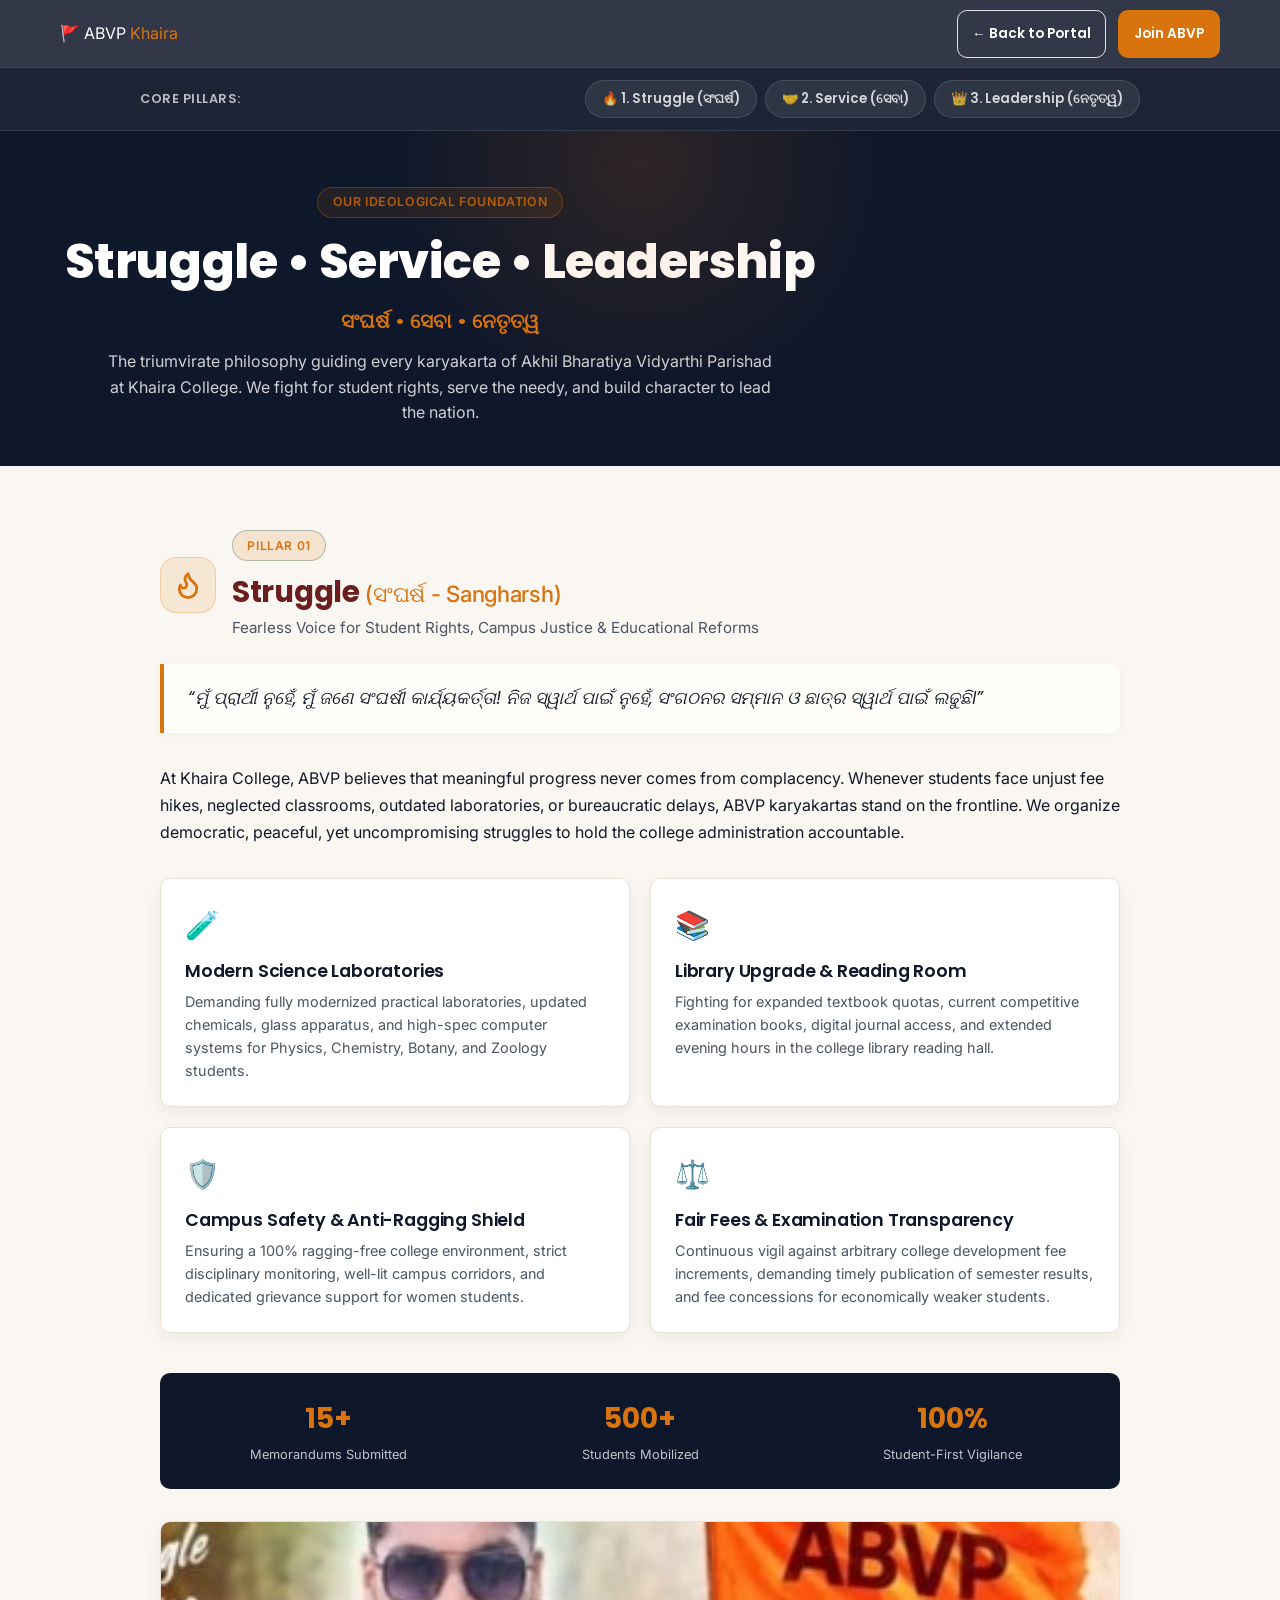
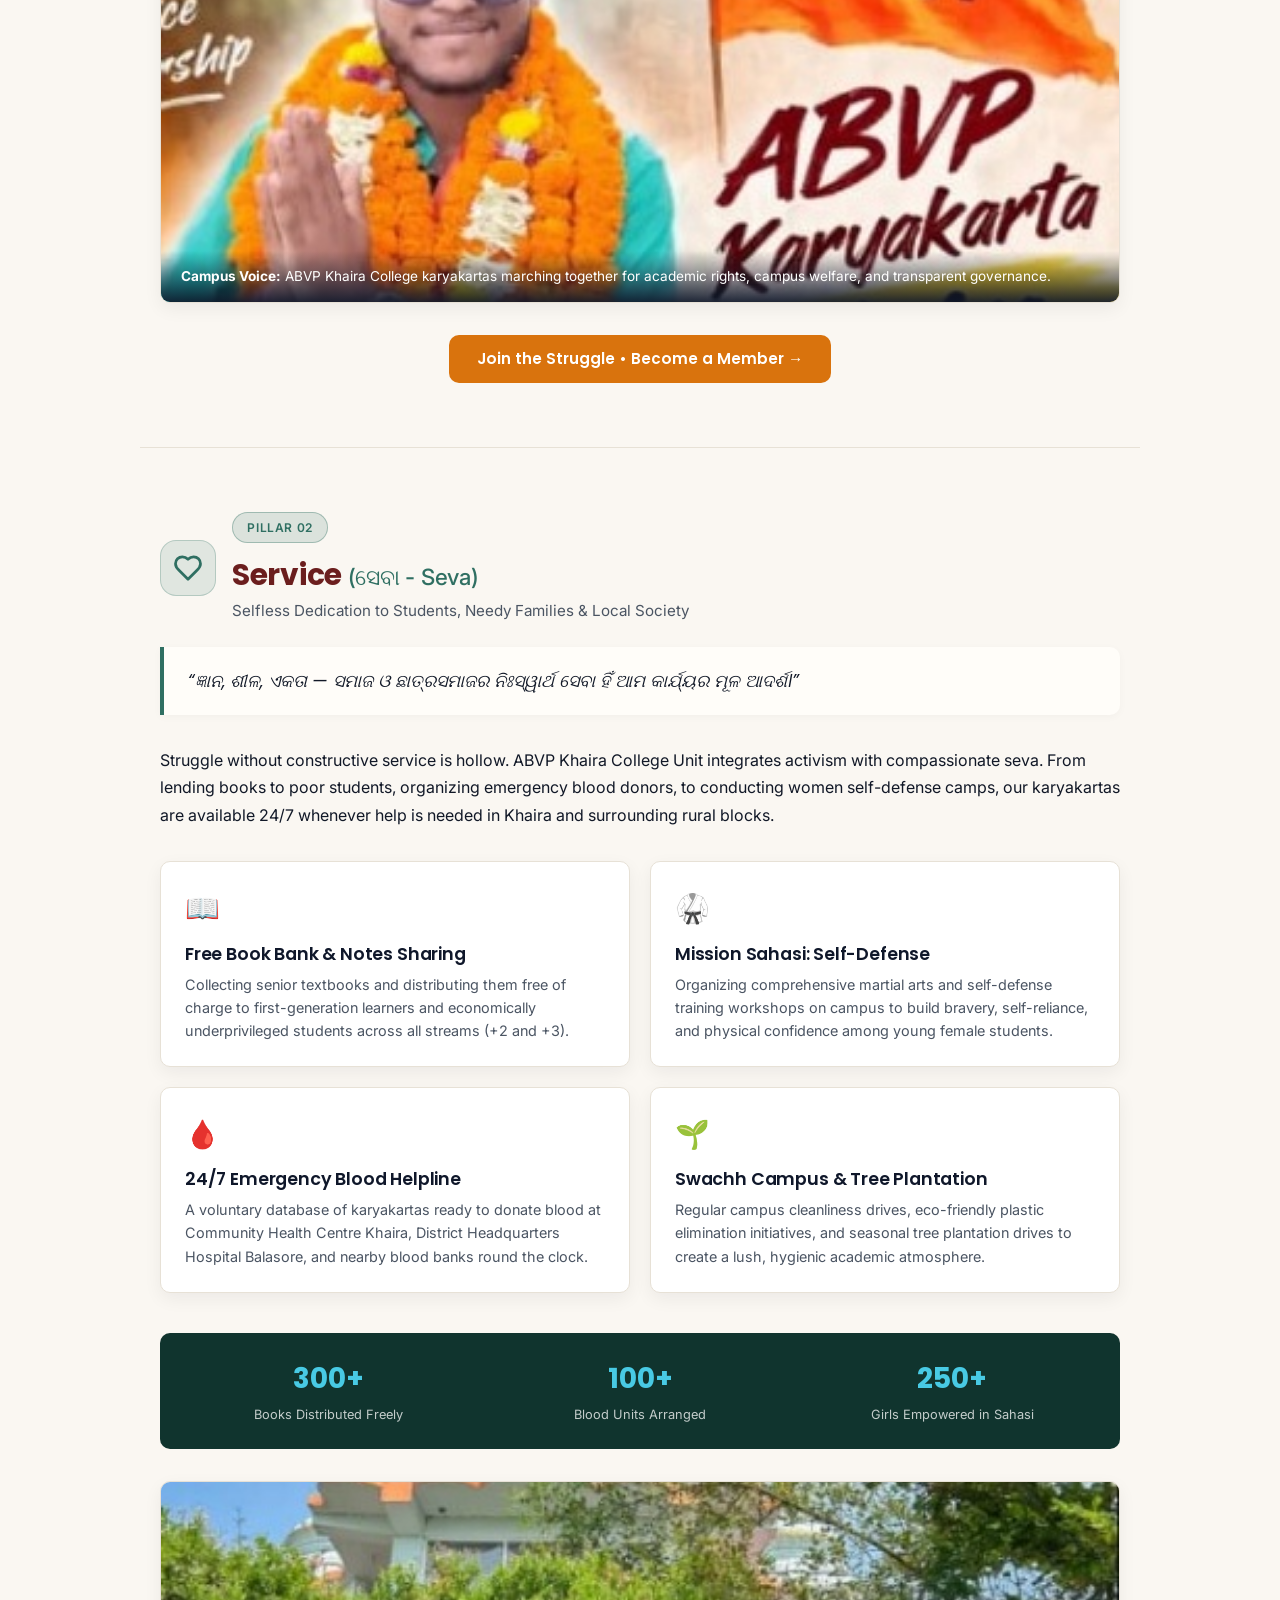
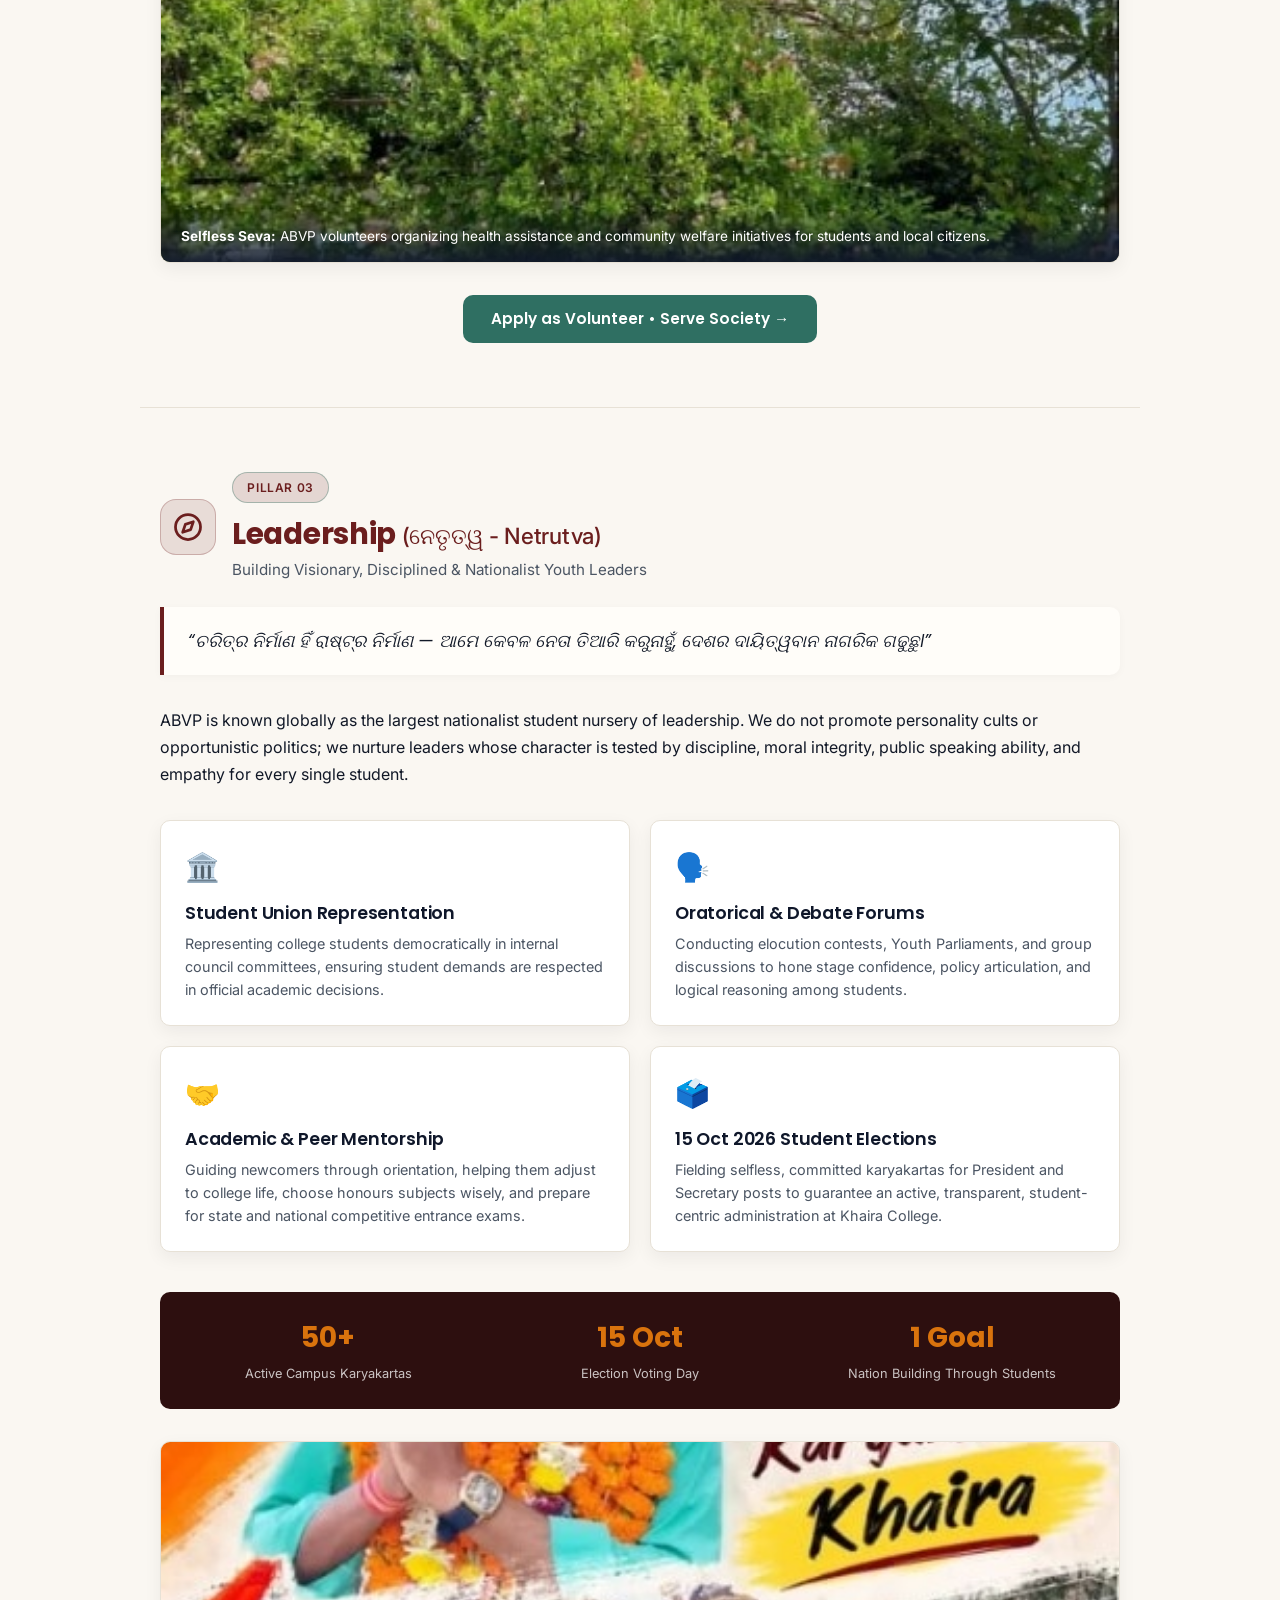
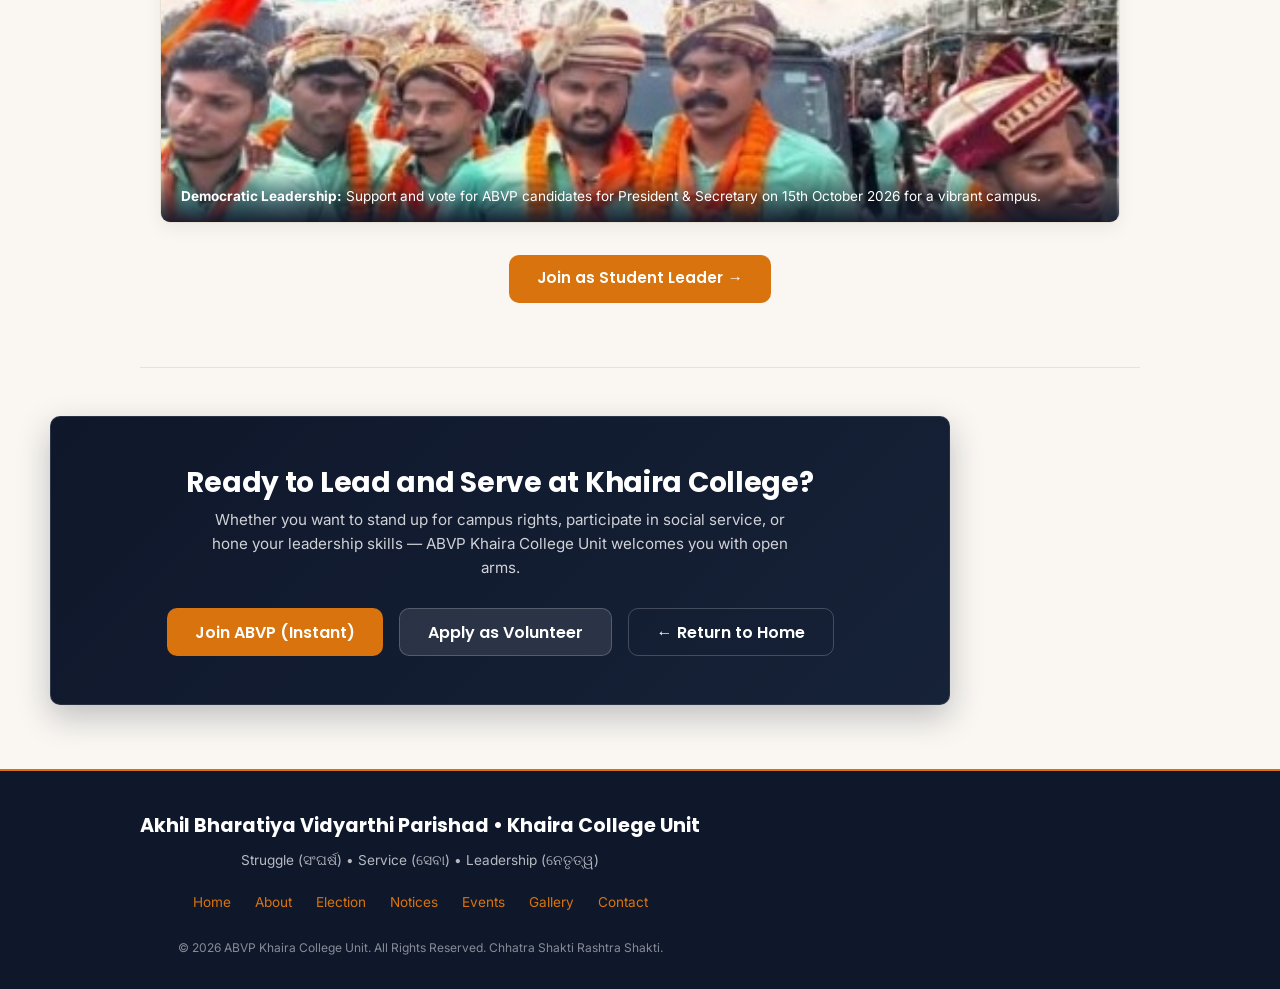
<file: pillars.html>
<!DOCTYPE html>
<html lang="en">
<head>
  <meta charset="UTF-8">
  <meta name="viewport" content="width=device-width, initial-scale=1.0">
  <title>Struggle • Service • Leadership | ABVP Khaira College Unit</title>
  <meta name="description" content="Discover the three core pillars of ABVP Khaira College Unit: Struggle (Sangharsh), Service (Seva), and Leadership (Netrutva).">
  <link rel="stylesheet" href="css/style.css">
  <link rel="preconnect" href="https://fonts.googleapis.com">
  <link rel="preconnect" href="https://fonts.gstatic.com" crossorigin>
  <link href="https://fonts.googleapis.com/css2?family=Inter:wght@400;500;600;700&family=Outfit:wght@600;700;800&display=swap" rel="stylesheet">
  <style>
    /* In-page active pill highlight on scroll */
    html {
      scroll-behavior: smooth;
    }
  </style>
</head>
<body class="theme-light">

  <!-- Top Global Navigation Bar -->
  <header class="navbar" style="position: sticky; top: 0; z-index: 100;">
    <div class="nav-container">
      <a href="index.html" class="brand" title="Return to ABVP Khaira Home">
        <span class="brand-flag" aria-hidden="true">🚩</span>
        <span class="brand-text">ABVP <span class="brand-accent">Khaira</span></span>
      </a>

      <div style="display: flex; align-items: center; gap: 0.75rem;">
        <a href="index.html" class="btn btn-secondary" style="min-height: 40px; padding: 0.4rem 0.9rem; font-size: 0.85rem;">
          &larr; Back to Portal
        </a>
        <a href="index.html#join-abvp" class="btn btn-primary" style="min-height: 40px; padding: 0.4rem 1rem; font-size: 0.85rem;">
          Join ABVP
        </a>
      </div>
    </div>
  </header>

  <!-- Sticky Sub-Navigation Pills for 3 Pillars -->
  <nav class="pillars-nav-bar" aria-label="Pillars Navigation">
    <div class="pillars-nav-container">
      <span style="color: rgba(255, 255, 255, 0.7); font-size: 0.8rem; font-family: var(--font-heading); font-weight: 600; text-transform: uppercase; letter-spacing: 0.5px;">
        Core Pillars:
      </span>
      <div class="pillars-nav-pills">
        <a href="#struggle" class="pillar-pill">🔥 1. Struggle (ସଂଘର୍ଷ)</a>
        <a href="#service" class="pillar-pill">🤝 2. Service (ସେବା)</a>
        <a href="#leadership" class="pillar-pill">👑 3. Leadership (ନେତୃତ୍ୱ)</a>
      </div>
    </div>
  </nav>

  <main id="main-content">

    <!-- Hero Header -->
    <header class="pillars-header">
      <div class="container" style="max-width: 840px;">
        <span class="section-badge saffron-badge" style="margin-bottom: 1rem; display: inline-block;">
          Our Ideological Foundation
        </span>
        <h1 style="font-family: var(--font-heading); font-size: clamp(2rem, 5vw, 3rem); font-weight: 800; color: #FFFFFF; line-height: 1.15; margin-bottom: 1rem;">
          Struggle &bull; Service &bull; Leadership
        </h1>
        <p style="font-size: 1.25rem; color: var(--saffron); font-weight: 600; margin-bottom: 0.75rem; font-family: var(--font-heading);">
          ସଂଘର୍ଷ &bull; ସେବା &bull; ନେତୃତ୍ୱ
        </p>
        <p style="font-size: 1rem; color: rgba(255, 255, 255, 0.8); line-height: 1.6; max-width: 680px; margin: 0 auto;">
          The triumvirate philosophy guiding every karyakarta of Akhil Bharatiya Vidyarthi Parishad at Khaira College. We fight for student rights, serve the needy, and build character to lead the nation.
        </p>
      </div>
    </header>

    <!-- PILLAR 1: STRUGGLE (SANGHARSH) -->
    <section class="pillar-section" id="struggle">
      <div class="pillar-banner">
        <div class="pillar-icon-box saffron" aria-hidden="true">
          <svg viewBox="0 0 24 24" width="30" height="30" fill="none" stroke="currentColor" stroke-width="2.2" stroke-linecap="round" stroke-linejoin="round">
            <path d="M8.5 14.5A2.5 2.5 0 0 0 11 12c0-1.38-.5-2-1-3-1.072-2.143-.224-4.054 2-6 .5 2.5 2 4.9 4 6.5 2 1.6 3 3.5 3 5.5a7 7 0 1 1-14 0c0-1.153.433-2.294 1-3a2.5 2.5 0 0 0 2.5 2.5z"></path>
          </svg>
        </div>
        <div>
          <span class="section-badge" style="background: rgba(217, 115, 13, 0.15); color: var(--saffron); font-size: 0.75rem;">Pillar 01</span>
          <h2 class="pillar-title">Struggle <span style="font-weight: 500; font-size: 1.4rem; color: var(--saffron);">(ସଂଘର୍ଷ - Sangharsh)</span></h2>
          <p class="pillar-sub">Fearless Voice for Student Rights, Campus Justice &amp; Educational Reforms</p>
        </div>
      </div>

      <!-- Odia Quote Callout -->
      <div class="pillar-quote-box">
        <blockquote class="pillar-quote">
          &ldquo;ମୁଁ ପ୍ରାର୍ଥୀ ନୁହେଁ, ମୁଁ ଜଣେ ସଂଘର୍ଷୀ କାର୍ଯ୍ୟକର୍ତ୍ତା! ନିଜ ସ୍ୱାର୍ଥ ପାଇଁ ନୁହେଁ, ସଂଗଠନର ସମ୍ମାନ ଓ ଛାତ୍ର ସ୍ୱାର୍ଥ ପାଇଁ ଲଢୁଛି।&rdquo;
        </blockquote>
      </div>

      <p style="font-size: 1rem; color: var(--ink); line-height: 1.7; margin-bottom: 2rem;">
        At Khaira College, ABVP believes that meaningful progress never comes from complacency. Whenever students face unjust fee hikes, neglected classrooms, outdated laboratories, or bureaucratic delays, ABVP karyakartas stand on the frontline. We organize democratic, peaceful, yet uncompromising struggles to hold the college administration accountable.
      </p>

      <!-- 4 Core Campus Struggles at Khaira College -->
      <div class="pillar-detail-grid">
        <div class="pillar-detail-card">
          <span class="pillar-card-icon" aria-hidden="true">🧪</span>
          <h3 class="pillar-card-title">Modern Science Laboratories</h3>
          <p class="pillar-card-text">
            Demanding fully modernized practical laboratories, updated chemicals, glass apparatus, and high-spec computer systems for Physics, Chemistry, Botany, and Zoology students.
          </p>
        </div>

        <div class="pillar-detail-card">
          <span class="pillar-card-icon" aria-hidden="true">📚</span>
          <h3 class="pillar-card-title">Library Upgrade &amp; Reading Room</h3>
          <p class="pillar-card-text">
            Fighting for expanded textbook quotas, current competitive examination books, digital journal access, and extended evening hours in the college library reading hall.
          </p>
        </div>

        <div class="pillar-detail-card">
          <span class="pillar-card-icon" aria-hidden="true">🛡️</span>
          <h3 class="pillar-card-title">Campus Safety &amp; Anti-Ragging Shield</h3>
          <p class="pillar-card-text">
            Ensuring a 100% ragging-free college environment, strict disciplinary monitoring, well-lit campus corridors, and dedicated grievance support for women students.
          </p>
        </div>

        <div class="pillar-detail-card">
          <span class="pillar-card-icon" aria-hidden="true">⚖️</span>
          <h3 class="pillar-card-title">Fair Fees &amp; Examination Transparency</h3>
          <p class="pillar-card-text">
            Continuous vigil against arbitrary college development fee increments, demanding timely publication of semester results, and fee concessions for economically weaker students.
          </p>
        </div>
      </div>

      <!-- Impact Stats Strip -->
      <div class="pillar-stats-strip">
        <div>
          <div class="pillar-stat-val">15+</div>
          <div class="pillar-stat-label">Memorandums Submitted</div>
        </div>
        <div>
          <div class="pillar-stat-val">500+</div>
          <div class="pillar-stat-label">Students Mobilized</div>
        </div>
        <div>
          <div class="pillar-stat-val">100%</div>
          <div class="pillar-stat-label">Student-First Vigilance</div>
        </div>
      </div>

      <!-- Real Campus Photo Card -->
      <div class="pillar-photo-card">
        <img src="assets/gallery/5.jpg" alt="ABVP Khaira Karyakartas United in Campus Demonstration" class="pillar-photo-img" loading="lazy">
        <div class="pillar-photo-caption">
          <strong>Campus Voice:</strong> ABVP Khaira College karyakartas marching together for academic rights, campus welfare, and transparent governance.
        </div>
      </div>

      <div style="text-align: center; margin-top: 1.5rem;">
        <a href="index.html#join-abvp" class="btn btn-primary">
          Join the Struggle &bull; Become a Member &rarr;
        </a>
      </div>
    </section>

    <!-- PILLAR 2: SERVICE (SEVA) -->
    <section class="pillar-section" id="service">
      <div class="pillar-banner">
        <div class="pillar-icon-box teal" aria-hidden="true">
          <svg viewBox="0 0 24 24" width="30" height="30" fill="none" stroke="currentColor" stroke-width="2.2" stroke-linecap="round" stroke-linejoin="round">
            <path d="M19 14c1.49-1.46 3-3.21 3-5.5A5.5 5.5 0 0 0 16.5 3c-1.76 0-3 .5-4.5 2-1.5-1.5-2.74-2-4.5-2A5.5 5.5 0 0 0 2 8.5c0 2.3 1.5 4.05 3 5.5l7 7Z"></path>
          </svg>
        </div>
        <div>
          <span class="section-badge" style="background: rgba(47, 111, 98, 0.15); color: var(--teal); font-size: 0.75rem;">Pillar 02</span>
          <h2 class="pillar-title">Service <span style="font-weight: 500; font-size: 1.4rem; color: var(--teal);">(ସେବା - Seva)</span></h2>
          <p class="pillar-sub">Selfless Dedication to Students, Needy Families &amp; Local Society</p>
        </div>
      </div>

      <!-- Odia Quote Callout -->
      <div class="pillar-quote-box" style="border-left-color: var(--teal);">
        <blockquote class="pillar-quote">
          &ldquo;ଜ୍ଞାନ, ଶୀଳ, ଏକତା — ସମାଜ ଓ ଛାତ୍ରସମାଜର ନିଃସ୍ୱାର୍ଥ ସେବା ହିଁ ଆମ କାର୍ଯ୍ୟର ମୂଳ ଆଦର୍ଶ।&rdquo;
        </blockquote>
      </div>

      <p style="font-size: 1rem; color: var(--ink); line-height: 1.7; margin-bottom: 2rem;">
        Struggle without constructive service is hollow. ABVP Khaira College Unit integrates activism with compassionate seva. From lending books to poor students, organizing emergency blood donors, to conducting women self-defense camps, our karyakartas are available 24/7 whenever help is needed in Khaira and surrounding rural blocks.
      </p>

      <!-- 4 Core Seva Initiatives -->
      <div class="pillar-detail-grid">
        <div class="pillar-detail-card">
          <span class="pillar-card-icon" aria-hidden="true">📖</span>
          <h3 class="pillar-card-title">Free Book Bank &amp; Notes Sharing</h3>
          <p class="pillar-card-text">
            Collecting senior textbooks and distributing them free of charge to first-generation learners and economically underprivileged students across all streams (+2 and +3).
          </p>
        </div>

        <div class="pillar-detail-card">
          <span class="pillar-card-icon" aria-hidden="true">🥋</span>
          <h3 class="pillar-card-title">Mission Sahasi: Self-Defense</h3>
          <p class="pillar-card-text">
            Organizing comprehensive martial arts and self-defense training workshops on campus to build bravery, self-reliance, and physical confidence among young female students.
          </p>
        </div>

        <div class="pillar-detail-card">
          <span class="pillar-card-icon" aria-hidden="true">🩸</span>
          <h3 class="pillar-card-title">24/7 Emergency Blood Helpline</h3>
          <p class="pillar-card-text">
            A voluntary database of karyakartas ready to donate blood at Community Health Centre Khaira, District Headquarters Hospital Balasore, and nearby blood banks round the clock.
          </p>
        </div>

        <div class="pillar-detail-card">
          <span class="pillar-card-icon" aria-hidden="true">🌱</span>
          <h3 class="pillar-card-title">Swachh Campus &amp; Tree Plantation</h3>
          <p class="pillar-card-text">
            Regular campus cleanliness drives, eco-friendly plastic elimination initiatives, and seasonal tree plantation drives to create a lush, hygienic academic atmosphere.
          </p>
        </div>
      </div>

      <!-- Impact Stats Strip -->
      <div class="pillar-stats-strip" style="background: #10342E;">
        <div>
          <div class="pillar-stat-val" style="color: #48CAE4;">300+</div>
          <div class="pillar-stat-label">Books Distributed Freely</div>
        </div>
        <div>
          <div class="pillar-stat-val" style="color: #48CAE4;">100+</div>
          <div class="pillar-stat-label">Blood Units Arranged</div>
        </div>
        <div>
          <div class="pillar-stat-val" style="color: #48CAE4;">250+</div>
          <div class="pillar-stat-label">Girls Empowered in Sahasi</div>
        </div>
      </div>

      <!-- Real Campus Photo Card -->
      <div class="pillar-photo-card">
        <img src="assets/gallery/2.jpg" alt="ABVP Khaira Blood Donation and Seva Drive" class="pillar-photo-img" loading="lazy">
        <div class="pillar-photo-caption">
          <strong>Selfless Seva:</strong> ABVP volunteers organizing health assistance and community welfare initiatives for students and local citizens.
        </div>
      </div>

      <div style="text-align: center; margin-top: 1.5rem;">
        <a href="index.html#volunteer-apply" class="btn btn-primary" style="background: var(--teal); border-color: var(--teal);">
          Apply as Volunteer &bull; Serve Society &rarr;
        </a>
      </div>
    </section>

    <!-- PILLAR 3: LEADERSHIP (NETRUTVA) -->
    <section class="pillar-section" id="leadership">
      <div class="pillar-banner">
        <div class="pillar-icon-box maroon" aria-hidden="true">
          <svg viewBox="0 0 24 24" width="30" height="30" fill="none" stroke="currentColor" stroke-width="2.2" stroke-linecap="round" stroke-linejoin="round">
            <circle cx="12" cy="12" r="10"></circle>
            <polygon points="16.24 7.76 14.12 14.12 7.76 16.24 9.88 9.88 16.24 7.76"></polygon>
          </svg>
        </div>
        <div>
          <span class="section-badge" style="background: rgba(107, 30, 30, 0.15); color: var(--maroon); font-size: 0.75rem;">Pillar 03</span>
          <h2 class="pillar-title">Leadership <span style="font-weight: 500; font-size: 1.4rem; color: var(--maroon);">(ନେତୃତ୍ୱ - Netrutva)</span></h2>
          <p class="pillar-sub">Building Visionary, Disciplined &amp; Nationalist Youth Leaders</p>
        </div>
      </div>

      <!-- Odia Quote Callout -->
      <div class="pillar-quote-box" style="border-left-color: var(--maroon);">
        <blockquote class="pillar-quote">
          &ldquo;ଚରିତ୍ର ନିର୍ମାଣ ହିଁ ରାଷ୍ଟ୍ର ନିର୍ମାଣ — ଆମେ କେବଳ ନେତା ତିଆରି କରୁନାହୁଁ, ଦେଶର ଦାୟିତ୍ୱବାନ ନାଗରିକ ଗଢୁଛୁ।&rdquo;
        </blockquote>
      </div>

      <p style="font-size: 1rem; color: var(--ink); line-height: 1.7; margin-bottom: 2rem;">
        ABVP is known globally as the largest nationalist student nursery of leadership. We do not promote personality cults or opportunistic politics; we nurture leaders whose character is tested by discipline, moral integrity, public speaking ability, and empathy for every single student.
      </p>

      <!-- 4 Pillars of Leadership -->
      <div class="pillar-detail-grid">
        <div class="pillar-detail-card">
          <span class="pillar-card-icon" aria-hidden="true">🏛️</span>
          <h3 class="pillar-card-title">Student Union Representation</h3>
          <p class="pillar-card-text">
            Representing college students democratically in internal council committees, ensuring student demands are respected in official academic decisions.
          </p>
        </div>

        <div class="pillar-detail-card">
          <span class="pillar-card-icon" aria-hidden="true">🗣️</span>
          <h3 class="pillar-card-title">Oratorical &amp; Debate Forums</h3>
          <p class="pillar-card-text">
            Conducting elocution contests, Youth Parliaments, and group discussions to hone stage confidence, policy articulation, and logical reasoning among students.
          </p>
        </div>

        <div class="pillar-detail-card">
          <span class="pillar-card-icon" aria-hidden="true">🤝</span>
          <h3 class="pillar-card-title">Academic &amp; Peer Mentorship</h3>
          <p class="pillar-card-text">
            Guiding newcomers through orientation, helping them adjust to college life, choose honours subjects wisely, and prepare for state and national competitive entrance exams.
          </p>
        </div>

        <div class="pillar-detail-card">
          <span class="pillar-card-icon" aria-hidden="true">🗳️</span>
          <h3 class="pillar-card-title">15 Oct 2026 Student Elections</h3>
          <p class="pillar-card-text">
            Fielding selfless, committed karyakartas for President and Secretary posts to guarantee an active, transparent, student-centric administration at Khaira College.
          </p>
        </div>
      </div>

      <!-- Impact Stats Strip -->
      <div class="pillar-stats-strip" style="background: #2D0F0F;">
        <div>
          <div class="pillar-stat-val">50+</div>
          <div class="pillar-stat-label">Active Campus Karyakartas</div>
        </div>
        <div>
          <div class="pillar-stat-val">15 Oct</div>
          <div class="pillar-stat-label">Election Voting Day</div>
        </div>
        <div>
          <div class="pillar-stat-val">1 Goal</div>
          <div class="pillar-stat-label">Nation Building Through Students</div>
        </div>
      </div>

      <!-- Real Campus Photo Card -->
      <div class="pillar-photo-card">
        <img src="assets/election-poster.jpg" alt="Official Campaign Appeal for 15 October 2026 Student Election" class="pillar-photo-img" loading="lazy">
        <div class="pillar-photo-caption">
          <strong>Democratic Leadership:</strong> Support and vote for ABVP candidates for President &amp; Secretary on 15th October 2026 for a vibrant campus.
        </div>
      </div>

      <div style="text-align: center; margin-top: 1.5rem;">
        <a href="index.html#leader-form-container" class="btn btn-primary">
          Join as Student Leader &rarr;
        </a>
      </div>
    </section>

    <!-- Bottom Callout Card -->
    <section class="container" style="max-width: 1000px; padding: 0 1.25rem;">
      <div class="pillar-cta-box">
        <h2 class="pillar-cta-title">Ready to Lead and Serve at Khaira College?</h2>
        <p class="pillar-cta-sub">
          Whether you want to stand up for campus rights, participate in social service, or hone your leadership skills &mdash; ABVP Khaira College Unit welcomes you with open arms.
        </p>
        <div class="pillar-cta-btns">
          <a href="index.html#join-abvp" class="btn btn-primary" style="font-size: 1rem; padding: 0.85rem 1.75rem;">
            Join ABVP (Instant)
          </a>
          <a href="index.html#volunteer-apply" class="btn btn-secondary" style="font-size: 1rem; padding: 0.85rem 1.75rem; background: rgba(255, 255, 255, 0.1); border-color: rgba(255, 255, 255, 0.2); color: #FFFFFF;">
            Apply as Volunteer
          </a>
          <a href="index.html" class="btn btn-secondary" style="font-size: 1rem; padding: 0.85rem 1.75rem; background: transparent; border-color: rgba(255, 255, 255, 0.2); color: #FFFFFF;">
            &larr; Return to Home
          </a>
        </div>
      </div>
    </section>

  </main>

  <!-- Minimalist Modern Footer -->
  <footer class="footer" style="padding: 2.5rem 1.25rem 2rem; background: var(--navy); border-top: 2px solid var(--saffron);">
    <div class="container text-center" style="max-width: 800px;">
      <div style="font-family: var(--font-heading); font-size: 1.2rem; font-weight: 700; color: #FFFFFF; margin-bottom: 0.5rem;">
        Akhil Bharatiya Vidyarthi Parishad &bull; Khaira College Unit
      </div>
      <p style="font-size: 0.85rem; color: rgba(255, 255, 255, 0.7); margin-bottom: 1.25rem;">
        Struggle (ସଂଘର୍ଷ) &bull; Service (ସେବା) &bull; Leadership (ନେତୃତ୍ୱ)
      </p>
      <div style="display: flex; justify-content: center; gap: 1.5rem; flex-wrap: wrap; margin-bottom: 1.5rem;">
        <a href="index.html#home" style="color: var(--saffron); font-size: 0.85rem; text-decoration: none;">Home</a>
        <a href="index.html#about" style="color: var(--saffron); font-size: 0.85rem; text-decoration: none;">About</a>
        <a href="index.html#election" style="color: var(--saffron); font-size: 0.85rem; text-decoration: none;">Election</a>
        <a href="index.html#notices" style="color: var(--saffron); font-size: 0.85rem; text-decoration: none;">Notices</a>
        <a href="index.html#events" style="color: var(--saffron); font-size: 0.85rem; text-decoration: none;">Events</a>
        <a href="index.html#gallery" style="color: var(--saffron); font-size: 0.85rem; text-decoration: none;">Gallery</a>
        <a href="index.html#contact" style="color: var(--saffron); font-size: 0.85rem; text-decoration: none;">Contact</a>
      </div>
      <p class="copyright" style="font-size: 0.75rem; color: rgba(255, 255, 255, 0.5); margin: 0;">
        &copy; 2026 ABVP Khaira College Unit. All Rights Reserved. Chhatra Shakti Rashtra Shakti.
      </p>
    </div>
  </footer>

  <!-- Simple Scroll Spy Script for Nav Pills -->
  <script>
    document.addEventListener('DOMContentLoaded', () => {
      const pills = document.querySelectorAll('.pillar-pill');
      const sections = document.querySelectorAll('.pillar-section');

      window.addEventListener('scroll', () => {
        let current = '';
        sections.forEach(section => {
          const sectionTop = section.offsetTop - 120;
          if (pageYOffset >= sectionTop) {
            current = section.getAttribute('id');
          }
        });

        pills.forEach(pill => {
          pill.classList.remove('active');
          if (pill.getAttribute('href') === `#${current}`) {
            pill.classList.add('active');
          }
        });
      }, { passive: true });
    });
  </script>
</body>
</html>
</file>
<file: css/style.css>
/* Google Fonts */
@import url('https://fonts.googleapis.com/css2?family=Inter:wght@400;500;600&family=Poppins:wght@600;700&display=swap');

/* CSS Variables */
:root {
  --saffron: #D9730D;
  --saffron-dark: #B35C08;
  --maroon: #6B1E1E;
  --ink: #111827;
  --ink-soft: #4B5563;
  --navy: #0F172A;
  --paper: #FAF7F2;
  --card: #FFFFFF;
  --line: #E7E1D6;
  --teal: #2F6F62;
  --error: #B42318;
  --success: #1F7A4D;

  --font-heading: 'Poppins', -apple-system, BlinkMacSystemFont, 'Segoe UI', Roboto, sans-serif;
  --font-body: 'Inter', -apple-system, BlinkMacSystemFont, 'Segoe UI', Roboto, sans-serif;

  --transition-fast: 0.2s ease;
  --transition-normal: 0.3s cubic-bezier(0.16, 1, 0.3, 1);
  --nav-height: 68px;
  --radius-card: 10px;
  --radius-badge: 999px;
  --shadow-soft: 0 6px 18px rgba(15, 23, 42, 0.06);
}

/* Reset & Base */
*, *::before, *::after {
  box-sizing: border-box;
  margin: 0;
  padding: 0;
}

html {
  scroll-behavior: smooth;
  scroll-padding-top: calc(var(--nav-height) + 16px);
  font-size: 16px;
  overflow-x: hidden;
}

body {
  font-family: var(--font-body);
  background-color: var(--paper);
  color: var(--ink-soft);
  line-height: 1.6;
  overflow-x: hidden;
  width: 100%;
}

a {
  color: inherit;
  text-decoration: none;
}

/* Typography Defaults */
h1, h2, h3, h4, h5, h6 {
  font-family: var(--font-heading);
  font-weight: 600;
  letter-spacing: -0.01em;
  line-height: 1.25;
}

h1 {
  font-size: clamp(2rem, 6vw, 3.25rem);
}

h2 {
  font-size: clamp(1.5rem, 4vw, 2rem);
}

p, li, span, input, select, textarea, button {
  font-family: var(--font-body);
  line-height: 1.6;
}

/* Focus styles for keyboard accessibility */
:focus-visible {
  outline: 2px solid var(--teal) !important;
  outline-offset: 2px !important;
}

/* Navigation Bar */
.navbar {
  position: sticky;
  top: 0;
  left: 0;
  width: 100%;
  height: var(--nav-height);
  background: rgba(15, 23, 42, 0.85);
  backdrop-filter: saturate(180%) blur(20px);
  -webkit-backdrop-filter: saturate(180%) blur(20px);
  z-index: 1000;
  border-bottom: 1px solid rgba(255, 255, 255, 0.1);
  transition: background-color var(--transition-fast), border-color var(--transition-fast);
}

.nav-container {
  display: flex;
  align-items: center;
  justify-content: space-between;
  max-width: 1200px;
  height: 100%;
  margin: 0 auto;
  padding: 0 1.25rem;
}

.nav-brand {
  display: flex;
  align-items: center;
  gap: 0.75rem;
  font-family: var(--font-heading);
  font-weight: 600;
  font-size: 1.15rem;
  letter-spacing: -0.01em;
}

.nav-logo {
  width: 36px;
  height: 36px;
  object-fit: contain;
  border-radius: var(--radius-badge);
  background: rgba(255, 255, 255, 0.08);
  padding: 2px;
  display: inline-block;
}

.brand-text {
  color: #FFFFFF;
}

.brand-accent {
  color: var(--saffron);
}

/* Hamburger button (min 44px tap target) */
.hamburger-btn {
  display: flex;
  flex-direction: column;
  justify-content: center;
  align-items: center;
  gap: 5px;
  width: 44px;
  height: 44px;
  background: transparent;
  border: 1px solid rgba(255, 255, 255, 0.16);
  border-radius: var(--radius-card);
  cursor: pointer;
  padding: 8px;
  transition: border-color var(--transition-fast), background-color var(--transition-fast);
}

.hamburger-btn:hover {
  background: rgba(255, 255, 255, 0.06);
  border-color: var(--saffron);
}

.hamburger-line {
  width: 22px;
  height: 2px;
  background-color: #FFFFFF;
  border-radius: 2px;
  transition: transform var(--transition-fast), opacity var(--transition-fast);
}

.hamburger-btn.open .hamburger-line:nth-child(1) {
  transform: translateY(7px) rotate(45deg);
}
.hamburger-btn.open .hamburger-line:nth-child(2) {
  opacity: 0;
}
.hamburger-btn.open .hamburger-line:nth-child(3) {
  transform: translateY(-7px) rotate(-45deg);
}

/* Mobile Nav Drawer */
.nav-links {
  position: absolute;
  top: var(--nav-height);
  left: 0;
  width: 100%;
  background: rgba(15, 23, 42, 0.98);
  border-bottom: 2px solid var(--saffron);
  list-style: none;
  display: flex;
  flex-direction: column;
  padding: 0;
  max-height: 0;
  overflow: hidden;
  transition: max-height var(--transition-normal), padding var(--transition-fast);
}

.nav-links.open {
  max-height: 440px;
  padding: 0.75rem 0 1.25rem 0;
  box-shadow: 0 12px 24px rgba(15, 23, 42, 0.4);
}

.nav-item {
  width: 100%;
}

.nav-link {
  display: block;
  padding: 0.75rem 1.5rem;
  font-family: var(--font-body);
  font-size: 0.95rem;
  font-weight: 500;
  color: rgba(255, 255, 255, 0.85);
  transition: color var(--transition-fast), background-color var(--transition-fast);
  min-height: 44px;
  line-height: 24px;
}

.nav-link:hover,
.nav-link:active {
  color: var(--saffron);
  background: rgba(217, 115, 13, 0.08);
}

/* Hero Section (Apple-style immersive keynote presentation) */
.hero {
  position: relative;
  min-height: calc(100vh - var(--nav-height));
  display: flex;
  align-items: center;
  justify-content: center;
  padding: 56px 1.25rem 64px;
  text-align: center;
  background: 
    radial-gradient(circle at 50% 18%, rgba(217, 115, 13, 0.18) 0%, transparent 60%),
    radial-gradient(circle at 85% 75%, rgba(47, 111, 98, 0.12) 0%, transparent 45%),
    linear-gradient(180deg, #090E1A 0%, #0F172A 100%);
  overflow: hidden;
}

.hero::before {
  content: '';
  position: absolute;
  inset: 0;
  background-image: url('../assets/rally.jpg');
  background-size: cover;
  background-position: center 30%;
  opacity: 0.12;
  mix-blend-mode: luminosity;
  pointer-events: none;
}

.hero-content {
  max-width: 760px;
  margin: 0 auto;
  position: relative;
  z-index: 2;
}

.hero-badge {
  display: inline-flex;
  align-items: center;
  gap: 0.55rem;
  background: rgba(217, 115, 13, 0.12);
  border: 1px solid rgba(217, 115, 13, 0.35);
  color: var(--saffron);
  padding: 0.35rem 1.1rem;
  border-radius: var(--radius-badge);
  font-size: 0.8rem;
  font-weight: 600;
  letter-spacing: 0.5px;
  text-transform: uppercase;
  margin-bottom: 1.5rem;
  backdrop-filter: blur(8px);
}

.live-pulse-dot {
  width: 8px;
  height: 8px;
  background-color: var(--saffron);
  border-radius: 50%;
  box-shadow: 0 0 0 0 rgba(217, 115, 13, 0.7);
  animation: pulseLiveDot 2s infinite cubic-bezier(0.66, 0, 0, 1);
}

@keyframes pulseLiveDot {
  0% {
    transform: scale(0.95);
    box-shadow: 0 0 0 0 rgba(217, 115, 13, 0.7);
  }
  70% {
    transform: scale(1);
    box-shadow: 0 0 0 7px rgba(217, 115, 13, 0);
  }
  100% {
    transform: scale(0.95);
    box-shadow: 0 0 0 0 rgba(217, 115, 13, 0);
  }
}

.hero-title {
  font-family: var(--font-heading);
  font-size: clamp(2.2rem, 6.5vw, 3.5rem);
  font-weight: 700;
  letter-spacing: -0.02em;
  line-height: 1.15;
  color: #FFFFFF;
  margin-bottom: 0.85rem;
}

.hero-gradient-text {
  background: linear-gradient(135deg, #FFB259 0%, #D9730D 100%);
  -webkit-background-clip: text;
  -webkit-text-fill-color: transparent;
}

.hero-title::after {
  content: '';
  display: block;
  width: 56px;
  height: 3px;
  background-color: var(--saffron);
  border-radius: 2px;
  margin: 1.25rem auto 0;
}

.hero-subtitle {
  font-family: var(--font-body);
  font-size: clamp(1rem, 3vw, 1.15rem);
  font-weight: 500;
  color: rgba(255, 255, 255, 0.8);
  letter-spacing: 2px;
  text-transform: uppercase;
  margin-top: 1.25rem;
  margin-bottom: 2rem;
  line-height: 1.6;
}

.hero-actions {
  display: flex;
  flex-direction: column;
  gap: 0.85rem;
  width: 100%;
  max-width: 420px;
  margin: 0 auto 2.25rem auto;
}

@media (min-width: 600px) {
  .hero-actions {
    flex-direction: row;
    justify-content: center;
  }
}

.hero-btn-main {
  background: linear-gradient(135deg, #E67A10 0%, #D9730D 100%);
  box-shadow: 0 4px 16px rgba(217, 115, 13, 0.35);
  flex: 1;
}

.hero-btn-secondary {
  background: rgba(255, 255, 255, 0.08);
  border: 1px solid rgba(255, 255, 255, 0.22);
  color: #FFFFFF;
  backdrop-filter: blur(8px);
  flex: 1;
}

.hero-btn-secondary:hover {
  background: rgba(255, 255, 255, 0.15);
  border-color: rgba(255, 255, 255, 0.4);
}

.hero-stats-row {
  display: flex;
  flex-wrap: wrap;
  justify-content: center;
  gap: 0.75rem;
}

.hero-stat-pill {
  display: inline-flex;
  align-items: center;
  gap: 0.45rem;
  padding: 0.35rem 0.85rem;
  background: rgba(255, 255, 255, 0.05);
  border: 1px solid rgba(255, 255, 255, 0.12);
  border-radius: var(--radius-badge);
  font-size: 0.8rem;
  color: rgba(255, 255, 255, 0.8);
  backdrop-filter: blur(6px);
}

.hero-stat-pill .stat-dot {
  width: 6px;
  height: 6px;
  border-radius: 50%;
  background-color: var(--teal);
}

.hero-stat-pill.stat-pill-highlight .stat-dot-saffron {
  background-color: var(--saffron);
}

/* Button styles (min-height 48px, radius 10px) */
.btn {
  display: inline-flex;
  align-items: center;
  justify-content: center;
  gap: 0.5rem;
  min-height: 48px;
  height: 48px;
  padding: 0 1.75rem;
  font-family: var(--font-heading);
  font-size: 0.95rem;
  font-weight: 600;
  border-radius: var(--radius-card);
  cursor: pointer;
  transition: background-color var(--transition-fast), border-color var(--transition-fast), color var(--transition-fast), transform var(--transition-fast);
  text-align: center;
}

.btn:active {
  transform: scale(0.99);
}

.btn-primary {
  background-color: var(--saffron);
  color: #FFFFFF;
  border: none;
}

.btn-primary:hover {
  background-color: var(--saffron-dark);
}

.btn-secondary {
  background-color: transparent;
  color: #FFFFFF;
  border: 1px solid rgba(255, 255, 255, 0.85);
}

.btn-secondary:hover {
  background-color: rgba(255, 255, 255, 0.08);
  border-color: #FFFFFF;
}

/* Light background secondary button */
.notices-section .btn-secondary,
.events-section .btn-secondary,
.gallery-section .btn-secondary,
.volunteer-section .btn-secondary,
.qr-section .btn-secondary,
.contact-section .btn-secondary {
  color: var(--ink);
  border: 1px solid var(--ink);
}

.notices-section .btn-secondary:hover,
.events-section .btn-secondary:hover,
.gallery-section .btn-secondary:hover,
.volunteer-section .btn-secondary:hover,
.qr-section .btn-secondary:hover,
.contact-section .btn-secondary:hover {
  background-color: rgba(17, 24, 39, 0.06);
}

/* 1. Promo Ticker */
.promo-ticker {
  width: 100%;
  background: var(--navy);
  border-top: 1px solid rgba(255, 255, 255, 0.08);
  border-bottom: 1px solid rgba(255, 255, 255, 0.08);
  overflow: hidden;
  user-select: none;
  cursor: default;
  position: relative;
  z-index: 5;
}

.ticker-track {
  display: flex;
  width: max-content;
  animation: tickerScroll 24s linear infinite;
  will-change: transform;
}

.promo-ticker:hover .ticker-track,
.promo-ticker:active .ticker-track,
.promo-ticker.paused .ticker-track {
  animation-play-state: paused;
}

.ticker-content {
  display: flex;
  align-items: center;
  white-space: nowrap;
  font-family: var(--font-heading);
  font-size: 0.925rem;
  font-weight: 600;
  color: rgba(255, 255, 255, 0.9);
  padding: 0.85rem 0;
  letter-spacing: 0.3px;
  line-height: 1.6;
}

@keyframes tickerScroll {
  0% {
    transform: translate3d(0, 0, 0);
  }
  100% {
    transform: translate3d(-50%, 0, 0);
  }
}

/* Placeholder Sections */
.section-placeholder {
  min-height: 200px;
  padding: 48px 1.25rem;
  border-bottom: 1px solid var(--line);
  display: flex;
  flex-direction: column;
  align-items: center;
  justify-content: center;
  text-align: center;
  background-color: var(--paper);
}



/* 2. Leader Section */
.leaders-section {
  position: relative;
  padding: 48px 1.25rem;
  background: 
    repeating-linear-gradient(
      45deg,
      rgba(255, 255, 255, 0.025),
      rgba(255, 255, 255, 0.025) 12px,
      transparent 12px,
      transparent 24px
    ),
    var(--navy);
  border-top: 1px solid rgba(255, 255, 255, 0.08);
  border-bottom: 1px solid rgba(255, 255, 255, 0.08);
  overflow: hidden;
}

.leaders-container {
  max-width: 1080px;
  margin: 0 auto;
}

.text-center {
  text-align: center;
}

.section-header {
  margin-bottom: 2.25rem;
}

.section-badge {
  display: inline-block;
  background: rgba(47, 111, 98, 0.15);
  border: 1px solid rgba(47, 111, 98, 0.35);
  color: var(--teal);
  padding: 0.3rem 0.9rem;
  border-radius: var(--radius-badge);
  font-size: 0.775rem;
  font-weight: 600;
  letter-spacing: 0.6px;
  text-transform: uppercase;
  margin-bottom: 0.85rem;
}

.leaders-title {
  font-family: var(--font-heading);
  font-size: clamp(1.5rem, 4vw, 2rem);
  font-weight: 600;
  letter-spacing: -0.01em;
  line-height: 1.25;
  color: #FFFFFF;
  margin-bottom: 0.5rem;
}

.highlight-saffron {
  color: var(--saffron);
}

.leaders-subline {
  font-family: var(--font-body);
  font-size: 1rem;
  font-weight: 500;
  color: rgba(255, 255, 255, 0.78);
  letter-spacing: 1px;
  text-transform: uppercase;
  margin-bottom: 0;
  line-height: 1.6;
}

/* Three Highlight Cards (Stacked on mobile, row on tablet/desktop) */
.highlight-cards-grid {
  display: grid;
  grid-template-columns: 1fr;
  gap: 1.25rem;
  margin-bottom: 2.5rem;
  perspective: 1000px;
}

.highlight-card {
  background: #162238;
  border: 1px solid rgba(255, 255, 255, 0.12);
  border-radius: var(--radius-card);
  padding: 2rem 1.5rem;
  text-align: center;
  transition: transform var(--transition-normal), box-shadow var(--transition-normal), border-color var(--transition-fast);
  transform-style: preserve-3d;
  cursor: pointer;
  outline: none;
  box-shadow: 0 6px 18px rgba(0, 0, 0, 0.2);
}

/* 3D tilt effect on hover and tap (max 4deg, softer shadow, no glow) */
.highlight-card:hover,
.highlight-card:focus-visible,
.highlight-card.is-tilted {
  transform: translateY(-4px) rotateX(3deg) rotateY(-3deg);
  border-color: rgba(255, 255, 255, 0.28);
  box-shadow: 0 10px 24px rgba(0, 0, 0, 0.35);
}

.highlight-card:active {
  transform: translateY(-2px) scale(0.99);
}

.card-icon-wrapper {
  width: 54px;
  height: 54px;
  margin: 0 auto 1.25rem;
  border-radius: var(--radius-card);
  display: flex;
  align-items: center;
  justify-content: center;
  background: rgba(255, 255, 255, 0.05);
  border: 1px solid rgba(255, 255, 255, 0.1);
  color: var(--saffron);
  transition: transform var(--transition-fast);
}

.card-icon-wrapper.teal-glow {
  color: var(--teal);
}

.highlight-card:hover .card-icon-wrapper {
  transform: scale(1.05);
}

.card-svg {
  width: 28px;
  height: 28px;
  stroke-width: 1.5;
}

.card-title {
  font-family: var(--font-heading);
  font-size: 1.25rem;
  font-weight: 600;
  color: #FFFFFF;
  margin-bottom: 0.5rem;
  letter-spacing: -0.01em;
}

.card-desc {
  font-family: var(--font-body);
  font-size: 0.95rem;
  color: rgba(255, 255, 255, 0.78);
  line-height: 1.6;
}

/* Leader CTA Button */
.leader-cta-center {
  display: flex;
  justify-content: center;
  margin-bottom: 3rem;
}

.leader-scroll-btn {
  font-size: 0.95rem;
  padding: 0 2rem;
}

.btn-arrow {
  stroke-width: 1.5;
  transition: transform var(--transition-fast);
}

.leader-scroll-btn:hover .btn-arrow {
  transform: translateY(3px);
}

/* 3. Leader Form Card (Navy Section) */
.leader-form-card {
  background: #141E33;
  border: 1px solid rgba(255, 255, 255, 0.12);
  border-radius: var(--radius-card);
  padding: 2.25rem 1.25rem;
  max-width: 640px;
  margin: 0 auto;
  box-shadow: 0 10px 24px rgba(0, 0, 0, 0.35);
}

.form-header {
  text-align: center;
  margin-bottom: 1.75rem;
}

.form-heading {
  font-family: var(--font-heading);
  font-size: clamp(1.35rem, 3.5vw, 1.65rem);
  font-weight: 600;
  letter-spacing: -0.01em;
  color: #FFFFFF;
  margin-bottom: 0.4rem;
}

.form-subtext {
  font-family: var(--font-body);
  font-size: 0.925rem;
  color: rgba(255, 255, 255, 0.75);
  line-height: 1.6;
}

/* Alerts */
.form-alert {
  padding: 0.9rem 1.25rem;
  border-radius: var(--radius-card);
  font-family: var(--font-body);
  font-size: 0.9rem;
  font-weight: 500;
  margin-bottom: 1.5rem;
  line-height: 1.6;
}

.form-alert.success {
  background: rgba(31, 122, 77, 0.12);
  border: 1px solid var(--success);
  color: var(--success);
}

.leaders-section .form-alert.success {
  color: var(--success);
}

.form-alert.error {
  background: rgba(180, 35, 24, 0.12);
  border: 1px solid var(--error);
  color: var(--error);
}

.leaders-section .form-alert.error {
  color: var(--error);
}

/* Form Groups & Inputs */
.form-group {
  margin-bottom: 1.35rem;
}

.form-label {
  display: block;
  font-family: var(--font-heading);
  font-size: 0.875rem;
  font-weight: 600;
  color: rgba(255, 255, 255, 0.95);
  margin-bottom: 0.45rem;
}

.required-star {
  color: var(--saffron);
}

.optional-tag {
  font-size: 0.8rem;
  font-weight: 400;
  color: rgba(255, 255, 255, 0.6);
}

.label-with-counter {
  display: flex;
  justify-content: space-between;
  align-items: center;
}

.char-counter {
  font-size: 0.8rem;
  color: rgba(255, 255, 255, 0.6);
  font-variant-numeric: tabular-nums;
}

.form-input,
.form-select,
.form-textarea {
  width: 100%;
  background-color: var(--navy);
  border: 1px solid rgba(255, 255, 255, 0.16);
  border-radius: var(--radius-card);
  padding: 0.6rem 1rem;
  font-family: var(--font-body);
  font-size: 1rem; /* 16px prevents iOS zoom */
  color: #FFFFFF;
  line-height: 1.5;
  transition: border-color var(--transition-fast), box-shadow var(--transition-fast);
}

.form-input,
.form-select {
  height: 44px;
  min-height: 44px;
}

.form-textarea {
  min-height: 90px;
}

.form-input::placeholder,
.form-textarea::placeholder {
  color: rgba(255, 255, 255, 0.4);
}

.form-select {
  appearance: none;
  -webkit-appearance: none;
  background-image: url("data:image/svg+xml,%3Csvg xmlns='http://www.w3.org/2000/svg' width='16' height='16' viewBox='0 0 24 24' fill='none' stroke='%23D9730D' stroke-width='2' stroke-linecap='round' stroke-linejoin='round'%3E%3Cpolyline points='6 9 12 15 18 9'%3E%3C/polyline%3E%3C/svg%3E");
  background-repeat: no-repeat;
  background-position: right 1rem center;
  padding-right: 2.5rem;
}

.form-select option {
  background-color: var(--navy);
  color: #FFFFFF;
}

.form-textarea {
  min-height: 100px;
  resize: vertical;
}

.form-input:focus,
.form-select:focus,
.form-textarea:focus {
  outline: 2px solid var(--teal);
  outline-offset: 2px;
  border-color: var(--saffron);
}

.form-input.invalid,
.form-select.invalid,
.form-textarea.invalid {
  border-color: var(--error);
}

.field-error {
  font-size: 0.825rem;
  color: var(--error);
  margin-top: 0.35rem;
  min-height: 18px;
  line-height: 1.4;
}

/* Checkbox (min 44px touch target) */
.checkbox-group {
  margin-top: 1.5rem;
  margin-bottom: 1.75rem;
}

.checkbox-label {
  display: flex;
  align-items: flex-start;
  gap: 0.75rem;
  cursor: pointer;
  user-select: none;
  min-height: 44px;
}

.form-checkbox {
  position: absolute;
  opacity: 0;
  width: 0;
  height: 0;
}

.custom-checkbox {
  flex-shrink: 0;
  width: 22px;
  height: 22px;
  margin-top: 2px;
  border: 1.5px solid rgba(255, 255, 255, 0.35);
  border-radius: 6px;
  background: var(--navy);
  display: flex;
  align-items: center;
  justify-content: center;
  transition: background-color var(--transition-fast), border-color var(--transition-fast);
}

.form-checkbox:focus-visible + .custom-checkbox {
  outline: 2px solid var(--teal);
  outline-offset: 2px;
}

.form-checkbox:checked + .custom-checkbox {
  background-color: var(--saffron);
  border-color: var(--saffron);
}

.form-checkbox:checked + .custom-checkbox::after {
  content: '';
  width: 5px;
  height: 10px;
  border: solid white;
  border-width: 0 2px 2px 0;
  transform: rotate(45deg);
  margin-bottom: 2px;
}

.checkbox-text {
  font-family: var(--font-body);
  font-size: 0.925rem;
  color: rgba(255, 255, 255, 0.9);
  line-height: 1.6;
}

/* Submit Button */
.btn-submit {
  width: 100%;
  font-size: 0.975rem;
  letter-spacing: 0.2px;
  min-height: 48px;
  height: 48px;
}

.btn-submit:disabled {
  opacity: 0.65;
  cursor: not-allowed;
  transform: none;
}

.btn-spinner {
  width: 18px;
  height: 18px;
  border: 2px solid rgba(255, 255, 255, 0.35);
  border-radius: 50%;
  border-top-color: #FFFFFF;
  animation: spin 0.8s linear infinite;
  display: inline-block;
}

@keyframes spin {
  to {
    transform: rotate(360deg);
  }
}

/* ========================================================
   LIGHT SECTIONS (Warm Paper background)
   ======================================================== */

.notices-section,
.events-section,
.gallery-section,
.volunteer-section,
.qr-section,
.contact-section {
  position: relative;
  padding: 48px 1.25rem;
  background-color: var(--paper);
  border-bottom: 1px solid var(--line);
}

.notices-container,
.events-container,
.gallery-container,
.volunteer-container {
  max-width: 1080px;
  margin: 0 auto;
}

/* Badges on light paper background */
.saffron-badge {
  background: rgba(217, 115, 13, 0.1);
  border: 1px solid rgba(217, 115, 13, 0.3);
  color: var(--saffron-dark);
  padding: 0.3rem 0.9rem;
  border-radius: var(--radius-badge);
  font-size: 0.775rem;
  font-weight: 600;
  letter-spacing: 0.6px;
  text-transform: uppercase;
  display: inline-block;
  margin-bottom: 0.85rem;
}

.teal-badge {
  background: rgba(47, 111, 98, 0.1);
  border: 1px solid rgba(47, 111, 98, 0.3);
  color: var(--teal);
  padding: 0.3rem 0.9rem;
  border-radius: var(--radius-badge);
  font-size: 0.775rem;
  font-weight: 600;
  letter-spacing: 0.6px;
  text-transform: uppercase;
  display: inline-block;
  margin-bottom: 0.85rem;
}

/* Headings on light background in Maroon */
.notices-heading,
.events-heading,
.gallery-heading,
.volunteer-heading,
.join-abvp-heading,
.qr-heading,
.contact-heading,
.section-title {
  font-family: var(--font-heading);
  font-size: clamp(1.5rem, 4vw, 2rem);
  font-weight: 600;
  letter-spacing: -0.01em;
  line-height: 1.25;
  color: var(--maroon);
  margin-bottom: 0.5rem;
}

.notices-subline,
.events-subline,
.gallery-subline,
.volunteer-subline,
.join-abvp-subline,
.qr-subline,
.contact-subline,
.section-subline {
  font-family: var(--font-body);
  font-size: 1rem;
  color: var(--ink-soft);
  margin-bottom: 0;
  line-height: 1.6;
}

/* Accent line under light section headings */
.notices-heading::after,
.events-heading::after,
.gallery-heading::after,
.volunteer-heading::after,
.join-abvp-heading::after,
.qr-heading::after,
.contact-heading::after,
.section-title::after {
  content: '';
  display: block;
  width: 44px;
  height: 3px;
  background-color: var(--saffron);
  border-radius: 2px;
  margin: 0.75rem auto 0;
}

/* 4. Notices Section Cards */
.notices-grid {
  display: flex;
  flex-direction: column;
  gap: 1.25rem;
  perspective: 1000px;
}

.notice-card {
  background: var(--card);
  border: 1px solid var(--line);
  border-left: 4px solid var(--saffron);
  border-radius: var(--radius-card);
  padding: 1.5rem 1.25rem;
  box-shadow: var(--shadow-soft);
  transition: transform var(--transition-normal), box-shadow var(--transition-normal), border-color var(--transition-fast);
  transform-style: preserve-3d;
  cursor: default;
  outline: none;
}

.notice-card:hover,
.notice-card:focus-visible,
.notice-card.is-tilted {
  transform: translateY(-3px) rotateX(2.5deg) rotateY(-2deg);
  box-shadow: 0 10px 24px rgba(15, 23, 42, 0.08);
  border-color: var(--line);
  border-left-color: var(--saffron);
}

.notice-card:active {
  transform: translateY(-1px) scale(0.99);
}

.notice-card-header {
  display: flex;
  flex-direction: column;
  gap: 0.35rem;
  margin-bottom: 0.75rem;
}

.notice-card-title {
  font-family: var(--font-heading);
  font-size: 1.15rem;
  font-weight: 600;
  letter-spacing: -0.01em;
  color: var(--ink);
  line-height: 1.35;
}

.notice-card-time {
  display: inline-flex;
  align-items: center;
  gap: 0.35rem;
  font-family: var(--font-body);
  font-size: 0.825rem;
  font-weight: 500;
  color: var(--teal);
  letter-spacing: 0.2px;
  line-height: 1.6;
}

.time-icon {
  flex-shrink: 0;
  stroke-width: 1.5;
}

.notice-card-message {
  font-family: var(--font-body);
  font-size: 0.95rem;
  color: var(--ink-soft);
  line-height: 1.6;
  white-space: pre-wrap;
  word-break: break-word;
}

/* Empty, Error, and Loading States */
.notices-empty,
.notices-error,
.notices-loading {
  border-radius: var(--radius-card);
  padding: 3rem 1.5rem;
  text-align: center;
  display: flex;
  flex-direction: column;
  align-items: center;
  justify-content: center;
  gap: 0.75rem;
}

.notices-empty {
  background: var(--card);
  border: 1px dashed var(--line);
  color: var(--ink-soft);
  font-size: 0.95rem;
}

.empty-icon {
  color: var(--ink-soft);
  margin-bottom: 0.25rem;
  stroke-width: 1.5;
}

.notices-error {
  background: #FFF5F5;
  border: 1px solid rgba(180, 35, 24, 0.25);
  color: var(--error);
  font-size: 0.95rem;
}

.notices-loading {
  background: var(--card);
  border: 1px solid var(--line);
  color: var(--ink-soft);
}

.notices-loading .btn-spinner {
  border-color: rgba(15, 23, 42, 0.2);
  border-top-color: var(--saffron);
}

/* 5. Events Section Cards */
.events-grid {
  display: grid;
  grid-template-columns: 1fr;
  gap: 1.25rem;
  perspective: 1000px;
}

.event-card {
  background: var(--card);
  border: 1px solid var(--line);
  border-top: 4px solid var(--saffron);
  border-radius: var(--radius-card);
  padding: 1.5rem 1.25rem;
  box-shadow: var(--shadow-soft);
  transition: transform var(--transition-normal), box-shadow var(--transition-normal), border-color var(--transition-fast);
  transform-style: preserve-3d;
  cursor: default;
  outline: none;
  display: flex;
  flex-direction: column;
}

.event-card:hover,
.event-card:focus-visible,
.event-card.is-tilted {
  transform: translateY(-3px) rotateX(2.5deg) rotateY(-2deg);
  box-shadow: 0 10px 24px rgba(15, 23, 42, 0.08);
  border-color: var(--line);
  border-top-color: var(--saffron);
}

.event-card:active {
  transform: translateY(-1px) scale(0.99);
}

.event-card-top {
  display: flex;
  flex-direction: column;
  gap: 0.35rem;
  margin-bottom: 0.75rem;
  font-family: var(--font-body);
  font-size: 0.825rem;
  font-weight: 500;
  line-height: 1.6;
}

.event-card-date {
  display: inline-flex;
  align-items: center;
  gap: 0.35rem;
  color: var(--saffron);
  font-weight: 600;
}

.event-card-location {
  display: inline-flex;
  align-items: center;
  gap: 0.35rem;
  color: var(--teal);
}

.event-icon {
  flex-shrink: 0;
  stroke-width: 1.5;
}

.event-card-title {
  font-family: var(--font-heading);
  font-size: 1.2rem;
  font-weight: 600;
  letter-spacing: -0.01em;
  color: var(--ink);
  line-height: 1.35;
  margin-bottom: 0.5rem;
}

.event-card-desc {
  font-family: var(--font-body);
  font-size: 0.95rem;
  color: var(--ink-soft);
  line-height: 1.6;
  word-break: break-word;
  flex-grow: 1;
}

.events-empty,
.events-error,
.events-loading {
  grid-column: 1 / -1;
  border-radius: var(--radius-card);
  padding: 3rem 1.5rem;
  text-align: center;
  display: flex;
  flex-direction: column;
  align-items: center;
  justify-content: center;
  gap: 0.75rem;
}

.events-empty {
  background: var(--card);
  border: 1px dashed var(--line);
  color: var(--ink-soft);
  font-size: 0.95rem;
}

.events-error {
  background: #FFF5F5;
  border: 1px solid rgba(180, 35, 24, 0.25);
  color: var(--error);
  font-size: 0.95rem;
}

.events-loading {
  background: var(--card);
  border: 1px solid var(--line);
  color: var(--ink-soft);
}

.events-loading .btn-spinner {
  border-color: rgba(15, 23, 42, 0.2);
  border-top-color: var(--saffron);
}

/* 6. Gallery Section */
.gallery-grid {
  display: grid;
  grid-template-columns: repeat(2, 1fr);
  gap: 0.85rem;
}

.gallery-item {
  position: relative;
  aspect-ratio: 4 / 3;
  border-radius: var(--radius-card);
  overflow: hidden;
  background: #F3EFEA;
  border: 1px solid var(--line);
  box-shadow: var(--shadow-soft);
  cursor: pointer;
  outline: none;
  transition: transform 0.25s ease, box-shadow 0.25s ease, border-color 0.2s ease;
}

.gallery-item:hover,
.gallery-item:focus-visible {
  transform: translateY(-3px);
  border-color: var(--saffron);
  box-shadow: 0 10px 24px rgba(15, 23, 42, 0.08);
}

.gallery-item:active {
  transform: scale(0.99);
}

.gallery-placeholder-fallback {
  position: absolute;
  inset: 0;
  display: flex;
  align-items: center;
  justify-content: center;
  padding: 1rem;
  text-align: center;
  background: #F3EFEA;
  z-index: 1;
}

.fallback-badge {
  font-family: var(--font-body);
  font-size: 0.8rem;
  font-weight: 500;
  color: var(--ink-soft);
  background: #FFFFFF;
  border: 1px solid var(--line);
  padding: 0.35rem 0.75rem;
  border-radius: var(--radius-badge);
}

.gallery-img {
  position: absolute;
  inset: 0;
  width: 100%;
  height: 100%;
  object-fit: cover;
  z-index: 2;
  transition: transform 0.28s ease;
}

.gallery-item:hover .gallery-img {
  transform: scale(1.04);
}

.gallery-overlay {
  position: absolute;
  inset: 0;
  z-index: 3;
  background: linear-gradient(0deg, rgba(15, 23, 42, 0.85) 0%, rgba(15, 23, 42, 0) 65%);
  display: flex;
  align-items: flex-end;
  padding: 0.75rem;
  opacity: 0;
  transition: opacity 0.25s ease;
}

.gallery-item:hover .gallery-overlay,
.gallery-item:focus-visible .gallery-overlay {
  opacity: 1;
}

.gallery-caption-preview {
  font-family: var(--font-heading);
  font-size: 0.85rem;
  font-weight: 600;
  color: #FFFFFF;
  line-height: 1.3;
}

/* Lightbox Modal */
body.lightbox-locked {
  overflow: hidden !important;
}

.lightbox-modal {
  position: fixed;
  inset: 0;
  z-index: 2000;
  display: flex;
  align-items: center;
  justify-content: center;
  padding: 1rem;
  opacity: 0;
  transition: opacity 0.25s ease;
}

.lightbox-modal.is-active {
  opacity: 1;
}

.lightbox-backdrop {
  position: absolute;
  inset: 0;
  background: rgba(15, 23, 42, 0.92);
  backdrop-filter: blur(6px);
  -webkit-backdrop-filter: blur(6px);
}

.lightbox-content {
  position: relative;
  z-index: 2002;
  max-width: 90vw;
  max-height: 82vh;
  display: flex;
  flex-direction: column;
  align-items: center;
  justify-content: center;
  transform: scale(0.97);
  transition: transform 0.25s ease;
}

.lightbox-modal.is-active .lightbox-content {
  transform: scale(1);
}

.lightbox-img {
  max-width: 100%;
  max-height: 72vh;
  object-fit: contain;
  border-radius: var(--radius-card);
  box-shadow: 0 16px 36px rgba(0, 0, 0, 0.5);
  border: 1px solid rgba(255, 255, 255, 0.15);
}

.lightbox-caption {
  margin-top: 0.85rem;
  font-family: var(--font-body);
  font-size: 0.925rem;
  color: rgba(255, 255, 255, 0.85);
  text-align: center;
  max-width: 600px;
  line-height: 1.6;
}

.lightbox-close {
  position: absolute;
  top: 1rem;
  right: 1rem;
  z-index: 2005;
  width: 44px;
  height: 44px;
  background: rgba(255, 255, 255, 0.1);
  border: 1px solid rgba(255, 255, 255, 0.2);
  border-radius: var(--radius-badge);
  color: #FFFFFF;
  font-size: 1.6rem;
  line-height: 1;
  display: flex;
  align-items: center;
  justify-content: center;
  cursor: pointer;
  transition: background-color 0.2s ease, border-color 0.2s ease;
}

.lightbox-close:hover {
  background: var(--saffron);
  border-color: var(--saffron);
}

.lightbox-nav {
  position: absolute;
  top: 50%;
  transform: translateY(-50%);
  z-index: 2005;
  width: 44px;
  height: 44px;
  background: rgba(255, 255, 255, 0.1);
  border: 1px solid rgba(255, 255, 255, 0.2);
  border-radius: var(--radius-badge);
  color: #FFFFFF;
  font-size: 1.3rem;
  display: flex;
  align-items: center;
  justify-content: center;
  cursor: pointer;
  transition: background-color 0.2s ease, border-color 0.2s ease;
}

.lightbox-nav:hover {
  background: var(--saffron);
  border-color: var(--saffron);
}

.lightbox-prev {
  left: 0.75rem;
}

.lightbox-next {
  right: 0.75rem;
}

/* 7. Student Volunteer Join Form (Paper Section) */
.volunteer-form-card {
  background: var(--card);
  border: 1px solid var(--line);
  border-radius: var(--radius-card);
  padding: 2.25rem 1.25rem;
  max-width: 640px;
  margin: 0 auto;
  box-shadow: var(--shadow-soft);
}

.volunteer-form-card .form-heading {
  color: var(--maroon);
}

.volunteer-form-card .form-subtext,
.volunteer-modal-container .form-subtext {
  color: var(--ink-soft);
}

.volunteer-form-card .form-label,
.volunteer-modal-container .form-label {
  color: var(--ink);
}

.volunteer-form-card .form-input,
.volunteer-form-card .form-select,
.volunteer-modal-container .form-input,
.volunteer-modal-container .form-select {
  background-color: #FFFFFF;
  border: 1px solid var(--line);
  color: var(--ink);
  height: 44px;
  min-height: 44px;
  font-size: 16px;
}

.volunteer-modal-container .form-textarea {
  background-color: #FFFFFF;
  border: 1px solid var(--line);
  color: var(--ink);
  font-size: 16px;
  min-height: 90px;
}

.volunteer-form-card .form-input::placeholder,
.volunteer-modal-container .form-input::placeholder,
.volunteer-modal-container .form-textarea::placeholder {
  color: #9CA3AF;
}

.volunteer-form-card .form-select option,
.volunteer-modal-container .form-select option {
  background-color: #FFFFFF;
  color: var(--ink);
}

.volunteer-form-card .custom-checkbox,
.volunteer-modal-container .custom-checkbox {
  background: #FFFFFF;
  border-color: var(--line);
}

.volunteer-form-card .checkbox-text,
.volunteer-modal-container .checkbox-text {
  color: var(--ink);
}

.volunteer-form-card .field-error,
.volunteer-modal-container .field-error {
  color: var(--error);
}

/* 8. QR Code Section */
.qr-container {
  max-width: 600px;
  margin: 0 auto;
}

.qr-card {
  background: var(--card);
  border: 2px solid var(--saffron);
  border-radius: var(--radius-card);
  padding: 2rem 1.5rem;
  max-width: 360px;
  margin: 0 auto;
  text-align: center;
  box-shadow: var(--shadow-soft);
  display: flex;
  flex-direction: column;
  align-items: center;
}

.qr-canvas-wrapper {
  position: relative;
  width: 220px;
  height: 220px;
  display: flex;
  align-items: center;
  justify-content: center;
  margin: 0 auto 0.75rem;
}

.qr-canvas {
  width: 220px !important;
  height: 220px !important;
  display: block;
  border-radius: 6px;
}

.qr-card-caption {
  font-family: var(--font-heading);
  font-size: 0.925rem;
  font-weight: 600;
  color: var(--ink);
  margin-bottom: 1.25rem;
  letter-spacing: 0.3px;
  line-height: 1.6;
}

.qr-actions {
  display: flex;
  flex-direction: column;
  gap: 0.75rem;
  width: 100%;
}

.qr-btn {
  width: 100%;
  font-size: 0.925rem;
  min-height: 48px;
  height: 48px;
}

.qr-btn.btn-secondary {
  color: var(--ink);
  border: 1px solid var(--ink);
}

.qr-btn.btn-secondary:hover {
  background-color: rgba(17, 24, 39, 0.06);
}

.qr-btn-icon {
  stroke-width: 1.5;
}

.qr-error-msg {
  font-family: var(--font-body);
  font-size: 0.9rem;
  color: var(--error);
  padding: 1rem;
  background: #FFF5F5;
  border: 1px solid rgba(180, 35, 24, 0.25);
  border-radius: var(--radius-card);
  text-align: center;
  line-height: 1.6;
}

.copy-feedback-bubble {
  margin-top: 0.75rem;
  font-family: var(--font-body);
  font-size: 0.85rem;
  font-weight: 600;
  color: var(--success);
  background: rgba(31, 122, 77, 0.1);
  border: 1px solid var(--success);
  padding: 0.25rem 0.75rem;
  border-radius: var(--radius-badge);
}

/* 9. Contact Section */
.contact-container {
  max-width: 600px;
  margin: 0 auto;
}

.contact-buttons-wrapper {
  display: flex;
  flex-direction: column;
  gap: 1rem;
  width: 100%;
  max-width: 360px;
  margin: 0 auto;
}

.contact-btn {
  width: 100%;
  min-height: 48px;
  height: 48px;
  font-size: 0.95rem;
  border-radius: var(--radius-card);
  display: inline-flex;
  align-items: center;
  justify-content: center;
  gap: 0.75rem;
  font-weight: 600;
  transition: transform var(--transition-fast), background-color var(--transition-fast);
}

.btn-whatsapp {
  background-color: #1F7A4D;
  color: #FFFFFF;
  border: none;
}

.btn-whatsapp:hover {
  background-color: #17603B;
  color: #FFFFFF;
}

.btn-telegram {
  background-color: #2F6F62;
  color: #FFFFFF;
  border: none;
}

.btn-telegram:hover {
  background-color: #24584E;
  color: #FFFFFF;
}

/* 10. Footer */
.footer {
  background-color: var(--navy);
  border-top: 1px solid rgba(255, 255, 255, 0.08);
  padding: 48px 1.25rem 2rem;
  color: rgba(255, 255, 255, 0.78);
}

.footer-container {
  max-width: 1200px;
  margin: 0 auto;
}

.footer-top {
  display: flex;
  flex-direction: column;
  align-items: center;
  gap: 1.5rem;
  text-align: center;
  padding-bottom: 2rem;
  border-bottom: 1px solid rgba(255, 255, 255, 0.08);
  margin-bottom: 2rem;
}

.footer-brand {
  display: flex;
  flex-direction: column;
  gap: 0.35rem;
}

.footer-motto-main {
  font-family: var(--font-heading);
  font-size: 1.2rem;
  font-weight: 600;
  letter-spacing: -0.01em;
  color: #FFFFFF;
}

.footer-motto-sub {
  font-family: var(--font-body);
  font-size: 0.95rem;
  font-weight: 500;
  color: var(--teal);
  letter-spacing: 1.5px;
  text-transform: uppercase;
}

.back-to-top-btn {
  display: inline-flex;
  align-items: center;
  gap: 0.4rem;
  font-family: var(--font-heading);
  font-size: 0.875rem;
  font-weight: 600;
  color: rgba(255, 255, 255, 0.85);
  border: 1px solid rgba(255, 255, 255, 0.2);
  background: transparent;
  padding: 0 1.25rem;
  border-radius: var(--radius-badge);
  min-height: 44px;
  transition: border-color var(--transition-fast), color var(--transition-fast);
}

.back-to-top-btn:hover {
  color: var(--saffron);
  border-color: var(--saffron);
}

.top-arrow {
  stroke-width: 1.5;
  transition: transform var(--transition-fast);
}

.back-to-top-btn:hover .top-arrow {
  transform: translateY(-2px);
}

.footer-bottom {
  display: flex;
  flex-direction: column;
  align-items: center;
  gap: 0.5rem;
  text-align: center;
  font-family: var(--font-body);
  font-size: 0.875rem;
  color: rgba(255, 255, 255, 0.6);
  line-height: 1.6;
}

/* ========================================================
   RESPONSIVE BREAKPOINTS
   ======================================================== */

@media (min-width: 600px) {
  .leader-form-card,
  .volunteer-form-card {
    padding: 2.75rem 2.25rem;
  }

  .notice-card-header {
    flex-direction: row;
    justify-content: space-between;
    align-items: baseline;
  }
}

@media (min-width: 640px) {
  .events-grid {
    grid-template-columns: repeat(2, 1fr);
  }

  .event-card-top {
    flex-direction: row;
    justify-content: space-between;
    align-items: center;
  }

  .gallery-grid {
    grid-template-columns: repeat(3, 1fr);
    gap: 1rem;
  }

  .lightbox-prev {
    left: 1.5rem;
  }

  .lightbox-next {
    right: 1.5rem;
  }
}

@media (min-width: 768px) {
  /* Section padding 64px on desktop */
  .hero,
  .leaders-section,
  .notices-section,
  .events-section,
  .gallery-section,
  .volunteer-section,
  .qr-section,
  .contact-section,
  .join-abvp-section,
  .section-placeholder {
    padding: 64px 1.5rem;
  }

  .hamburger-btn {
    display: none;
  }

  .nav-links {
    position: static;
    flex-direction: row;
    max-height: none;
    overflow: visible;
    background: transparent;
    border-bottom: none;
    width: auto;
    padding: 0;
    box-shadow: none;
  }

  .nav-link {
    padding: 0.5rem 0.85rem;
    font-size: 0.95rem;
    min-height: auto;
  }

  .hero-actions {
    flex-direction: row;
    max-width: none;
    justify-content: center;
  }

  .highlight-cards-grid {
    grid-template-columns: repeat(3, 1fr);
  }

  .qr-card {
    max-width: 400px;
  }

  .qr-canvas-wrapper {
    width: 260px;
    height: 260px;
  }

  .qr-canvas {
    width: 260px !important;
    height: 260px !important;
  }

  .qr-actions {
    flex-direction: row;
  }

  .contact-buttons-wrapper {
    flex-direction: row;
    max-width: 480px;
  }

  .footer-top {
    flex-direction: row;
    justify-content: space-between;
    text-align: left;
  }

  .footer-brand {
    align-items: flex-start;
    text-align: left;
  }

  .footer-bottom {
    flex-direction: row;
    justify-content: space-between;
  }
}

@media (min-width: 1024px) {
  .events-grid {
    grid-template-columns: repeat(3, 1fr);
  }

  .gallery-grid {
    grid-template-columns: repeat(4, 1fr);
    gap: 1.15rem;
  }
}

/* Touch devices: disable 3D tilt */
@media (hover: none), (pointer: coarse) {
  .highlight-card,
  .notice-card,
  .event-card {
    transform: none !important;
  }
  .highlight-card:hover,
  .highlight-card.is-tilted,
  .notice-card:hover,
  .notice-card.is-tilted,
  .event-card:hover,
  .event-card.is-tilted {
    transform: none !important;
  }
}

/* Accessibility: prefers-reduced-motion */
@media (prefers-reduced-motion: reduce) {
  html {
    scroll-behavior: auto;
  }

  .ticker-track {
    animation: none;
  }

  .highlight-card,
  .notice-card,
  .event-card,
  .gallery-item,
  .gallery-img,
  .gallery-overlay,
  .lightbox-modal,
  .lightbox-content {
    transition: none;
  }

  .highlight-card:hover,
  .highlight-card.is-tilted,
  .notice-card:hover,
  .notice-card.is-tilted,
  .event-card:hover,
  .event-card.is-tilted,
  .gallery-item:hover,
  .gallery-item:hover .gallery-img {
    transform: none;
  }

  .btn-spinner {
    animation-duration: 2s;
  }
}

/* ========================================================
   STEP 8B: Navbar Actions, Join ABVP, Volunteer Apply & Chat
   ======================================================== */

.nav-actions-right {
  display: flex;
  align-items: center;
  gap: 0.5rem;
}

.nav-join-btn {
  min-height: 38px !important;
  height: 38px !important;
  padding: 0 0.95rem !important;
  font-size: 0.85rem !important;
}

.nav-user-bar {
  display: flex;
  align-items: center;
  gap: 0.5rem;
}

.nav-user-name {
  color: rgba(255, 255, 255, 0.9);
  font-size: 0.85rem;
  font-weight: 500;
}

.btn-nav-logout {
  background: transparent;
  border: 1px solid rgba(255, 255, 255, 0.25);
  color: rgba(255, 255, 255, 0.85);
  border-radius: var(--radius-card);
  padding: 0.25rem 0.65rem;
  font-size: 0.8rem;
  cursor: pointer;
  min-height: 36px;
  font-family: var(--font-heading);
  transition: background-color var(--transition-fast), color var(--transition-fast), border-color var(--transition-fast);
}

.btn-nav-logout:hover {
  background: var(--error);
  border-color: var(--error);
  color: #FFFFFF;
}

.nav-dropdown-wrapper {
  position: relative;
}

.more-dots-btn {
  width: 44px;
  height: 44px;
  background: transparent;
  border: 1px solid rgba(255, 255, 255, 0.16);
  border-radius: var(--radius-card);
  color: #FFFFFF;
  font-size: 1.25rem;
  cursor: pointer;
  display: flex;
  align-items: center;
  justify-content: center;
  transition: background-color var(--transition-fast), border-color var(--transition-fast);
}

.more-dots-btn:hover {
  background: rgba(255, 255, 255, 0.08);
  border-color: var(--saffron);
}

.more-dropdown-menu {
  position: absolute;
  top: calc(100% + 8px);
  right: 0;
  background: var(--navy);
  border: 1px solid rgba(255, 255, 255, 0.15);
  border-radius: var(--radius-card);
  box-shadow: 0 10px 24px rgba(0, 0, 0, 0.4);
  min-width: 200px;
  z-index: 1050;
  overflow: hidden;
}

.dropdown-item-btn {
  width: 100%;
  text-align: left;
  padding: 0.75rem 1rem;
  background: transparent;
  border: none;
  color: #FFFFFF;
  font-family: var(--font-heading);
  font-size: 0.9rem;
  font-weight: 500;
  cursor: pointer;
  min-height: 44px;
  display: flex;
  align-items: center;
  transition: background-color var(--transition-fast), color var(--transition-fast);
}

.dropdown-item-btn:hover {
  background: rgba(217, 115, 13, 0.15);
  color: var(--saffron);
}

/* Join ABVP Section */
.join-abvp-section {
  position: relative;
  padding: 48px 1.25rem;
  background-color: var(--paper);
  border-bottom: 1px solid var(--line);
}

.join-abvp-container {
  max-width: 680px;
  margin: 0 auto;
}

.join-abvp-heading {
  font-family: var(--font-heading);
  font-size: clamp(1.5rem, 4vw, 2rem);
  font-weight: 600;
  letter-spacing: -0.01em;
  line-height: 1.25;
  color: var(--maroon);
  margin-bottom: 0.5rem;
}

.join-abvp-heading::after {
  content: '';
  display: block;
  width: 44px;
  height: 3px;
  background-color: var(--saffron);
  border-radius: 2px;
  margin: 0.75rem auto 0;
}

.join-abvp-subline {
  font-family: var(--font-body);
  font-size: 1rem;
  color: var(--ink-soft);
  margin-bottom: 0;
  line-height: 1.6;
}

.join-abvp-card {
  background: var(--card);
  border: 1px solid var(--line);
  border-radius: var(--radius-card);
  padding: 2.25rem 1.5rem;
  box-shadow: var(--shadow-soft);
  text-align: center;
}

.join-card-text {
  font-size: 1rem;
  color: var(--ink);
  margin-bottom: 1.5rem;
  line-height: 1.6;
}

.btn-google {
  background: #FFFFFF;
  color: var(--ink);
  border: 1px solid var(--line);
  box-shadow: 0 2px 6px rgba(15, 23, 42, 0.04);
  font-weight: 600;
  display: inline-flex;
  align-items: center;
  justify-content: center;
  gap: 0.75rem;
  min-height: 48px;
  height: 48px;
  padding: 0 1.5rem;
  border-radius: var(--radius-card);
  cursor: pointer;
  transition: background-color var(--transition-fast), border-color var(--transition-fast);
}

.btn-google:hover {
  background-color: #FAF7F2;
  border-color: #D1D5DB;
}

.btn-google:active {
  transform: scale(0.99);
}

.feedback-badge-circle {
  width: 48px;
  height: 48px;
  margin: 0 auto 1rem;
  background: rgba(31, 122, 77, 0.12);
  border: 1px solid var(--success);
  color: var(--success);
  border-radius: 50%;
  display: flex;
  align-items: center;
  justify-content: center;
  font-size: 1.5rem;
}

.feedback-title {
  font-family: var(--font-heading);
  font-size: 1.35rem;
  font-weight: 600;
  color: var(--maroon);
  margin-bottom: 0.35rem;
}

.feedback-desc {
  font-size: 0.95rem;
  color: var(--ink-soft);
  line-height: 1.6;
}

/* Volunteer Apply Modal */
.volunteer-modal {
  position: fixed;
  inset: 0;
  z-index: 2050;
  display: flex;
  align-items: center;
  justify-content: center;
  padding: 1rem;
}

.volunteer-modal-backdrop {
  position: absolute;
  inset: 0;
  background: rgba(15, 23, 42, 0.85);
  backdrop-filter: blur(6px);
  -webkit-backdrop-filter: blur(6px);
}

.volunteer-modal-container {
  position: relative;
  z-index: 2052;
  background: var(--card);
  border: 1px solid var(--line);
  border-radius: var(--radius-card);
  width: 100%;
  max-width: 600px;
  max-height: 90vh;
  overflow-y: auto;
  box-shadow: 0 20px 40px rgba(15, 23, 42, 0.3);
  padding: 2.25rem 1.5rem;
}

.modal-close-btn {
  position: absolute;
  top: 1rem;
  right: 1rem;
  width: 44px;
  height: 44px;
  background: transparent;
  border: 1px solid var(--line);
  border-radius: 50%;
  color: var(--ink-soft);
  font-size: 1.6rem;
  line-height: 1;
  display: flex;
  align-items: center;
  justify-content: center;
  cursor: pointer;
  transition: background-color var(--transition-fast), color var(--transition-fast);
}

.modal-close-btn:hover {
  background: #FAF7F2;
  color: var(--ink);
}

.volunteer-state-view {
  width: 100%;
}

.state-icon {
  width: 60px;
  height: 60px;
  margin: 0 auto 1rem;
  border-radius: 50%;
  display: flex;
  align-items: center;
  justify-content: center;
}

.state-icon.lock-icon {
  background: rgba(217, 115, 13, 0.1);
  border: 1px solid rgba(217, 115, 13, 0.25);
  color: var(--saffron);
}

.state-icon.pending-icon {
  background: rgba(47, 111, 98, 0.1);
  border: 1px solid var(--teal);
  color: var(--teal);
}

.state-icon.rejected-icon {
  background: rgba(180, 35, 24, 0.1);
  border: 1px solid var(--error);
  color: var(--error);
}

.state-title {
  font-family: var(--font-heading);
  font-size: 1.4rem;
  font-weight: 600;
  color: var(--maroon);
  margin-bottom: 0.35rem;
  text-align: center;
}

.state-desc {
  font-size: 0.95rem;
  color: var(--ink-soft);
  margin-bottom: 1.5rem;
  text-align: center;
  line-height: 1.6;
}

.status-pill {
  display: inline-block;
  padding: 0.25rem 0.75rem;
  font-size: 0.8rem;
  font-weight: 600;
  border-radius: var(--radius-badge);
  text-transform: uppercase;
  letter-spacing: 0.4px;
}

.status-pending {
  background: rgba(217, 115, 13, 0.1);
  border: 1px solid rgba(217, 115, 13, 0.3);
  color: var(--saffron-dark);
}

.status-approved {
  background: rgba(31, 122, 77, 0.1);
  border: 1px solid var(--success);
  color: var(--success);
}

.status-rejected {
  background: rgba(180, 35, 24, 0.1);
  border: 1px solid var(--error);
  color: var(--error);
}

#volunteer-view-pending,
#volunteer-view-rejected,
#volunteer-view-logged-out {
  text-align: center;
  padding: 1.5rem 0;
}

#volunteer-view-pending .status-pill,
#volunteer-view-rejected .status-pill {
  margin-bottom: 1rem;
}

.input-readonly {
  background-color: #F9FAFB !important;
  color: var(--ink-soft) !important;
  cursor: not-allowed;
}

/* Volunteer Live Chat Styles */
.chat-header {
  border-bottom: 1px solid var(--line);
  padding-bottom: 1rem;
  margin-bottom: 1rem;
}

.chat-title {
  font-family: var(--font-heading);
  font-size: 1.25rem;
  font-weight: 600;
  color: var(--maroon);
  margin-top: 0.5rem;
  margin-bottom: 0.2rem;
}

.chat-sub {
  font-size: 0.85rem;
  color: var(--ink-soft);
  line-height: 1.4;
}

.volunteer-chat-box {
  display: flex;
  flex-direction: column;
  gap: 0.75rem;
}

.chat-messages-container {
  height: 360px;
  overflow-y: auto;
  border: 1px solid var(--line);
  border-radius: var(--radius-card);
  padding: 1rem;
  background: #FAF7F2;
  display: flex;
  flex-direction: column;
  gap: 0.75rem;
}

.chat-bubble-row {
  display: flex;
  flex-direction: column;
  max-width: 82%;
}

.chat-bubble-row.own-row {
  align-self: flex-end;
  align-items: flex-end;
}

.chat-bubble-row.other-row {
  align-self: flex-start;
  align-items: flex-start;
}

.chat-sender-name {
  font-size: 0.725rem;
  font-weight: 600;
  color: var(--ink-soft);
  margin-bottom: 0.2rem;
  padding: 0 0.35rem;
}

.chat-bubble {
  padding: 0.65rem 0.9rem;
  border-radius: var(--radius-card);
  line-height: 1.5;
  word-break: break-word;
}

.chat-bubble-own {
  background-color: var(--saffron);
  color: #FFFFFF;
  border-bottom-right-radius: 2px;
}

.chat-bubble-other {
  background-color: var(--card);
  color: var(--ink);
  border: 1px solid var(--line);
  border-bottom-left-radius: 2px;
}

.chat-bubble-text {
  font-size: 0.925rem;
}

.chat-bubble-time {
  font-size: 0.675rem;
  opacity: 0.75;
  display: block;
  text-align: right;
  margin-top: 0.25rem;
}

.chat-send-form {
  margin-top: 0.25rem;
}

.chat-input-wrapper {
  display: flex;
  gap: 0.5rem;
  align-items: center;
}

.chat-input {
  flex: 1;
  min-height: 48px;
  height: 48px;
  padding: 0 1rem;
  border: 1px solid var(--line);
  border-radius: var(--radius-card);
  font-family: var(--font-body);
  font-size: 1rem;
  color: var(--ink);
  background: #FFFFFF;
}

.chat-input:focus {
  border-color: var(--saffron);
  outline: 2px solid var(--teal);
}

.chat-send-btn {
  width: 48px;
  min-width: 48px;
  height: 48px;
  min-height: 48px;
  padding: 0;
  display: flex;
  align-items: center;
  justify-content: center;
}

.chat-alert {
  padding: 0.65rem 1rem;
  border-radius: var(--radius-card);
  background: #FFF5F5;
  border: 1px solid rgba(180, 35, 24, 0.25);
  color: var(--error);
  font-size: 0.85rem;
}

.chat-empty-msg,
.chat-denied-msg {
  text-align: center;
  color: var(--ink-soft);
  font-size: 0.9rem;
  margin: auto;
  padding: 2rem 1rem;
}

.chat-denied-msg {
  color: var(--error);
}

/* ========================================================
   9. Campus Election 2026 Feature Section (15 October)
   ======================================================== */
.election-section {
  position: relative;
  padding: 48px 1.25rem;
  background-color: var(--paper);
  border-bottom: 1px solid var(--line);
}

.election-container {
  max-width: 1080px;
  margin: 0 auto;
}

.election-heading {
  font-family: var(--font-heading);
  font-size: clamp(1.5rem, 4vw, 2.2rem);
  font-weight: 700;
  letter-spacing: -0.01em;
  color: var(--maroon);
  margin-bottom: 0.5rem;
}

.election-heading::after {
  content: '';
  display: block;
  width: 44px;
  height: 3px;
  background-color: var(--saffron);
  border-radius: 2px;
  margin: 0.75rem auto 0;
}

.election-subline {
  font-family: var(--font-body);
  font-size: 1rem;
  color: var(--ink-soft);
  margin-bottom: 2rem;
  line-height: 1.6;
}

.election-grid {
  display: grid;
  grid-template-columns: 1fr;
  gap: 2rem;
  align-items: center;
}

@media (min-width: 768px) {
  .election-grid {
    grid-template-columns: 1fr 1.3fr;
    gap: 2.5rem;
  }
}

.election-card {
  background: var(--card);
  border: 1px solid var(--line);
  border-radius: var(--radius-card);
  box-shadow: var(--shadow-soft);
}

.election-poster-card {
  padding: 0.75rem;
  border-top: 4px solid var(--saffron);
  text-align: center;
}

.election-image-wrapper {
  overflow: hidden;
  border-radius: calc(var(--radius-card) - 2px);
  background: #000;
}

.election-poster-img {
  width: 100%;
  height: auto;
  max-height: 520px;
  object-fit: cover;
  display: block;
  transition: transform var(--transition-normal);
}

.election-poster-card:hover .election-poster-img {
  transform: scale(1.02);
}

.election-appeal-card {
  padding: 2rem 1.75rem;
  border-left: 4px solid var(--maroon);
}

.appeal-badge {
  display: inline-block;
  background: rgba(217, 115, 13, 0.12);
  color: var(--saffron-dark);
  border: 1px solid rgba(217, 115, 13, 0.3);
  padding: 0.35rem 0.85rem;
  font-size: 0.8rem;
  font-weight: 700;
  border-radius: var(--radius-badge);
  text-transform: uppercase;
  letter-spacing: 0.5px;
  margin-bottom: 0.85rem;
}

.appeal-title {
  font-family: var(--font-heading);
  font-size: clamp(1.25rem, 3vw, 1.55rem);
  font-weight: 700;
  color: var(--maroon);
  margin-bottom: 0.85rem;
}

.appeal-quote {
  font-style: italic;
  font-size: 1.05rem;
  color: var(--maroon);
  background: rgba(217, 115, 13, 0.08);
  border-left: 3px solid var(--saffron);
  padding: 0.85rem 1.1rem;
  border-radius: 0 8px 8px 0;
  margin: 0 0 1.25rem 0;
  line-height: 1.6;
}

.appeal-desc {
  font-size: 0.95rem;
  color: var(--ink-soft);
  line-height: 1.7;
  margin-bottom: 1.35rem;
}

.election-highlights {
  display: flex;
  flex-wrap: wrap;
  gap: 0.6rem;
  margin-bottom: 1.75rem;
}

.highlight-pill {
  display: inline-flex;
  align-items: center;
  gap: 0.45rem;
  background: #F3F4F6;
  border: 1px solid var(--line);
  padding: 0.4rem 0.85rem;
  border-radius: var(--radius-badge);
  font-size: 0.85rem;
  font-weight: 600;
  color: var(--ink);
}

.highlight-pill .pill-dot {
  width: 8px;
  height: 8px;
  background-color: var(--saffron);
  border-radius: 50%;
}

.appeal-actions {
  display: flex;
  gap: 1rem;
  flex-wrap: wrap;
}

@media (min-width: 768px) {
  .election-section {
    padding: 64px 1.5rem;
  }
}

/* Election Countdown Bar */
.election-countdown-bar {
  display: flex;
  flex-direction: column;
  align-items: center;
  justify-content: space-between;
  gap: 1.25rem;
  background: linear-gradient(135deg, rgba(255, 255, 255, 0.95), rgba(250, 247, 242, 0.9));
  border: 1px solid var(--line);
  border-radius: var(--radius-card);
  padding: 1.25rem 1.75rem;
  margin-bottom: 2.25rem;
  box-shadow: 0 4px 20px rgba(0, 0, 0, 0.04);
  backdrop-filter: blur(10px);
}

@media (min-width: 640px) {
  .election-countdown-bar {
    flex-direction: row;
  }
}

.countdown-label {
  display: inline-flex;
  align-items: center;
  gap: 0.65rem;
  font-family: var(--font-heading);
  font-size: 0.95rem;
  font-weight: 700;
  color: var(--maroon);
  letter-spacing: -0.01em;
}

.countdown-units {
  display: flex;
  align-items: center;
  gap: 0.5rem;
}

.countdown-unit {
  display: flex;
  flex-direction: column;
  align-items: center;
  background: #FFFFFF;
  border: 1px solid var(--line);
  border-radius: 8px;
  padding: 0.4rem 0.75rem;
  min-width: 54px;
  box-shadow: 0 1px 3px rgba(0, 0, 0, 0.05);
}

.unit-number {
  font-family: var(--font-heading);
  font-size: 1.35rem;
  font-weight: 800;
  color: var(--saffron);
  line-height: 1.1;
}

.unit-text {
  font-size: 0.7rem;
  font-weight: 600;
  color: var(--ink-soft);
  text-transform: uppercase;
  letter-spacing: 0.5px;
}

.countdown-sep {
  font-size: 1.25rem;
  font-weight: 700;
  color: var(--ink-soft);
  margin-top: -8px;
}

/* Candidates Character Grid */
.candidates-character-grid {
  display: grid;
  grid-template-columns: 1fr;
  gap: 1.5rem;
  margin-bottom: 2.5rem;
}

@media (min-width: 768px) {
  .candidates-character-grid {
    grid-template-columns: 1fr 1fr;
  }
}

.candidate-character-card {
  display: flex;
  flex-direction: column;
  background: var(--card);
  border: 1px solid var(--line);
  border-radius: var(--radius-card);
  overflow: hidden;
  box-shadow: var(--shadow-soft);
  transition: transform var(--transition-normal), box-shadow var(--transition-normal);
}

@media (min-width: 500px) {
  .candidate-character-card {
    flex-direction: row;
  }
}

.candidate-character-card:hover {
  transform: translateY(-4px);
  box-shadow: 0 16px 32px rgba(0, 0, 0, 0.08);
}

.candidate-avatar-wrap {
  position: relative;
  width: 100%;
  min-height: 200px;
  max-height: 240px;
  background: #111;
  overflow: hidden;
  flex-shrink: 0;
}

@media (min-width: 500px) {
  .candidate-avatar-wrap {
    width: 180px;
    height: auto;
    max-height: none;
  }
}

.candidate-avatar-img {
  width: 100%;
  height: 100%;
  object-fit: cover;
  transition: transform var(--transition-normal);
}

.candidate-character-card:hover .candidate-avatar-img {
  transform: scale(1.05);
}

.candidate-role-badge {
  position: absolute;
  bottom: 10px;
  left: 10px;
  background: var(--saffron);
  color: #FFFFFF;
  font-size: 0.72rem;
  font-weight: 700;
  text-transform: uppercase;
  padding: 0.25rem 0.6rem;
  border-radius: 4px;
  box-shadow: 0 2px 6px rgba(0, 0, 0, 0.3);
}

.candidate-role-badge.secretary-badge {
  background: var(--maroon);
}

.candidate-info {
  padding: 1.5rem 1.25rem;
  display: flex;
  flex-direction: column;
  justify-content: center;
  flex: 1;
}

.candidate-name {
  font-family: var(--font-heading);
  font-size: 1.25rem;
  font-weight: 700;
  color: var(--maroon);
  margin-bottom: 0.25rem;
}

.candidate-post {
  font-size: 0.85rem;
  font-weight: 600;
  color: var(--teal);
  margin-bottom: 0.65rem;
}

.candidate-tagline {
  font-size: 0.875rem;
  font-style: italic;
  color: var(--ink-soft);
  line-height: 1.5;
  margin-bottom: 1rem;
}

.candidate-pill-row {
  display: flex;
  gap: 0.5rem;
  flex-wrap: wrap;
}

.cand-pill {
  font-size: 0.75rem;
  font-weight: 600;
  padding: 0.25rem 0.65rem;
  border-radius: var(--radius-badge);
  background: #F3F4F6;
  border: 1px solid var(--line);
  color: var(--ink);
}

.cand-pill.highlight-pill-saffron {
  background: rgba(217, 115, 13, 0.12);
  border-color: rgba(217, 115, 13, 0.3);
  color: var(--saffron-dark);
}

/* Hero Live Countdown Box */
.hero-countdown-box {
  margin: 1.75rem auto 1.5rem;
  max-width: 480px;
  background: rgba(15, 23, 42, 0.78);
  border: 1px solid rgba(217, 115, 13, 0.45);
  backdrop-filter: blur(16px);
  -webkit-backdrop-filter: blur(16px);
  border-radius: var(--radius-card);
  padding: 1.25rem 1.5rem;
  box-shadow: 0 12px 32px rgba(0, 0, 0, 0.35), 0 0 24px rgba(217, 115, 13, 0.15);
  text-align: center;
}

.hero-countdown-tag {
  display: inline-flex;
  align-items: center;
  gap: 0.5rem;
  font-family: var(--font-heading);
  font-size: 0.78rem;
  font-weight: 700;
  color: var(--saffron);
  text-transform: uppercase;
  letter-spacing: 0.8px;
  margin-bottom: 0.85rem;
}

.hero-cd-units {
  display: flex;
  align-items: center;
  justify-content: center;
  gap: 0.45rem;
}

.hero-cd-unit {
  display: flex;
  flex-direction: column;
  align-items: center;
  background: rgba(255, 255, 255, 0.08);
  border: 1px solid rgba(255, 255, 255, 0.15);
  border-radius: 8px;
  min-width: 58px;
  padding: 0.45rem 0.6rem;
  box-shadow: inset 0 1px 1px rgba(255, 255, 255, 0.1);
}

.hero-cd-val {
  font-family: var(--font-heading);
  font-size: 1.6rem;
  font-weight: 800;
  color: #FFFFFF;
  line-height: 1;
  text-shadow: 0 2px 8px rgba(217, 115, 13, 0.4);
}

.hero-cd-label {
  font-size: 0.68rem;
  font-weight: 600;
  color: rgba(255, 255, 255, 0.65);
  text-transform: uppercase;
  letter-spacing: 0.5px;
  margin-top: 0.2rem;
}

.hero-cd-divider {
  font-family: var(--font-heading);
  font-size: 1.4rem;
  font-weight: 700;
  color: var(--saffron);
  margin-top: -6px;
}

.hero-cd-status {
  margin-top: 0.85rem;
  font-size: 0.76rem;
  font-weight: 600;
  color: rgba(255, 255, 255, 0.7);
  letter-spacing: 0.3px;
}

.second-pulse {
  color: var(--saffron) !important;
  transform: scale(1.12);
  transition: transform 0.15s ease-out, color 0.15s ease-out;
}

/* Direct Student Join Form */
.join-divider {
  display: flex;
  align-items: center;
  text-align: center;
  margin: 1.25rem 0;
  color: var(--ink-soft);
  font-size: 0.8rem;
  text-transform: uppercase;
  letter-spacing: 0.5px;
}

.join-divider::before,
.join-divider::after {
  content: '';
  flex: 1;
  border-bottom: 1px solid var(--line);
}

.join-divider span {
  padding: 0 0.75rem;
}

.direct-join-form {
  margin-top: 0.5rem;
}

.direct-form-row {
  display: flex;
  flex-direction: column;
  gap: 0.75rem;
}

@media (min-width: 600px) {
  .direct-form-row {
    flex-direction: row;
  }
  .direct-form-row .form-input {
    flex: 2;
  }
  .direct-form-row .form-select {
    flex: 1.5;
  }
  .direct-form-row .direct-btn {
    flex: 1;
    white-space: nowrap;
  }
}

/* ==========================================================================
   Pillars Page & Detailed Highlights Styling (Struggle, Service, Leadership)
   ========================================================================== */
.card-read-more {
  display: inline-flex;
  align-items: center;
  gap: 0.35rem;
  margin-top: 1rem;
  font-size: 0.8rem;
  font-family: var(--font-heading);
  font-weight: 600;
  color: var(--saffron);
  text-transform: uppercase;
  letter-spacing: 0.5px;
  transition: transform var(--transition-fast), color var(--transition-fast);
}

.highlight-card:hover .card-read-more {
  transform: translateX(4px);
  color: #FFA534;
}

/* Standalone / Detail Pillars Page */
.pillars-header {
  background: var(--navy);
  color: #FFFFFF;
  padding: 3.5rem 1.25rem 2.5rem;
  text-align: center;
  position: relative;
  overflow: hidden;
}

.pillars-header::before {
  content: '';
  position: absolute;
  top: -50%;
  left: 50%;
  transform: translateX(-50%);
  width: 600px;
  height: 400px;
  background: radial-gradient(circle, rgba(217, 115, 13, 0.15) 0%, transparent 70%);
  pointer-events: none;
}

.pillars-nav-bar {
  position: sticky;
  top: 0;
  z-index: 90;
  background: rgba(15, 23, 42, 0.94);
  backdrop-filter: blur(16px);
  -webkit-backdrop-filter: blur(16px);
  border-bottom: 1px solid rgba(255, 255, 255, 0.1);
  padding: 0.75rem 1rem;
}

.pillars-nav-container {
  max-width: 1000px;
  margin: 0 auto;
  display: flex;
  justify-content: space-between;
  align-items: center;
  gap: 1rem;
}

.pillars-nav-pills {
  display: flex;
  gap: 0.5rem;
  overflow-x: auto;
  scrollbar-width: none;
  -webkit-overflow-scrolling: touch;
}

.pillars-nav-pills::-webkit-scrollbar {
  display: none;
}

.pillar-pill {
  padding: 0.45rem 1rem;
  border-radius: 9999px;
  font-size: 0.825rem;
  font-family: var(--font-heading);
  font-weight: 600;
  color: rgba(255, 255, 255, 0.8);
  background: rgba(255, 255, 255, 0.08);
  border: 1px solid rgba(255, 255, 255, 0.12);
  text-decoration: none;
  white-space: nowrap;
  transition: all var(--transition-fast);
}

.pillar-pill:hover,
.pillar-pill.active {
  background: var(--saffron);
  color: #FFFFFF;
  border-color: var(--saffron);
}

.pillar-section {
  padding: 4rem 1.25rem;
  max-width: 1000px;
  margin: 0 auto;
  border-bottom: 1px solid var(--line);
}

.pillar-section:last-of-type {
  border-bottom: none;
}

.pillar-banner {
  display: flex;
  align-items: center;
  gap: 1rem;
  margin-bottom: 1.5rem;
}

.pillar-icon-box {
  width: 56px;
  height: 56px;
  border-radius: 16px;
  display: flex;
  align-items: center;
  justify-content: center;
  flex-shrink: 0;
}

.pillar-icon-box.saffron {
  background: rgba(217, 115, 13, 0.12);
  color: var(--saffron);
  border: 1px solid rgba(217, 115, 13, 0.25);
}

.pillar-icon-box.teal {
  background: rgba(47, 111, 98, 0.12);
  color: var(--teal);
  border: 1px solid rgba(47, 111, 98, 0.25);
}

.pillar-icon-box.maroon {
  background: rgba(107, 30, 30, 0.12);
  color: var(--maroon);
  border: 1px solid rgba(107, 30, 30, 0.25);
}

.pillar-title {
  font-family: var(--font-heading);
  font-size: 1.85rem;
  font-weight: 700;
  color: var(--maroon);
  line-height: 1.2;
}

.pillar-sub {
  font-family: var(--font-body);
  font-size: 0.95rem;
  color: var(--ink-soft);
  margin-top: 0.25rem;
}

.pillar-quote-box {
  background: #FFFDF9;
  border-left: 4px solid var(--saffron);
  padding: 1.25rem 1.5rem;
  border-radius: 0 var(--radius-card) var(--radius-card) 0;
  margin-bottom: 2rem;
  box-shadow: 0 2px 8px rgba(0, 0, 0, 0.03);
}

.pillar-quote {
  font-size: 1.1rem;
  font-style: italic;
  font-family: var(--font-heading);
  color: var(--ink);
  line-height: 1.6;
}

.pillar-detail-grid {
  display: grid;
  grid-template-columns: 1fr;
  gap: 1.25rem;
  margin-bottom: 2.5rem;
}

@media (min-width: 680px) {
  .pillar-detail-grid {
    grid-template-columns: repeat(2, 1fr);
  }
}

.pillar-detail-card {
  background: var(--card);
  border: 1px solid var(--line);
  border-radius: var(--radius-card);
  padding: 1.5rem;
  box-shadow: var(--shadow-soft);
  transition: transform var(--transition-fast), box-shadow var(--transition-fast);
}

.pillar-detail-card:hover {
  transform: translateY(-2px);
  box-shadow: 0 8px 20px rgba(0, 0, 0, 0.06);
}

.pillar-card-icon {
  font-size: 1.75rem;
  margin-bottom: 0.75rem;
  display: block;
}

.pillar-card-title {
  font-family: var(--font-heading);
  font-size: 1.1rem;
  font-weight: 600;
  color: var(--navy);
  margin-bottom: 0.5rem;
}

.pillar-card-text {
  font-size: 0.9rem;
  color: var(--ink-soft);
  line-height: 1.6;
}

.pillar-stats-strip {
  display: grid;
  grid-template-columns: repeat(auto-fit, minmax(130px, 1fr));
  gap: 1rem;
  background: var(--navy);
  color: #FFFFFF;
  border-radius: var(--radius-card);
  padding: 1.5rem 1.25rem;
  text-align: center;
  margin-bottom: 2rem;
}

.pillar-stat-val {
  font-family: var(--font-heading);
  font-size: 1.75rem;
  font-weight: 700;
  color: var(--saffron);
}

.pillar-stat-label {
  font-size: 0.8rem;
  color: rgba(255, 255, 255, 0.75);
  margin-top: 0.2rem;
}

.pillar-photo-card {
  position: relative;
  border-radius: var(--radius-card);
  overflow: hidden;
  margin-bottom: 2rem;
  border: 1px solid var(--line);
  box-shadow: var(--shadow-soft);
}

.pillar-photo-img {
  width: 100%;
  max-height: 380px;
  object-fit: cover;
  display: block;
}

.pillar-photo-caption {
  position: absolute;
  bottom: 0;
  left: 0;
  right: 0;
  padding: 1rem 1.25rem;
  background: linear-gradient(to top, rgba(15, 23, 42, 0.92), transparent);
  color: #FFFFFF;
  font-size: 0.85rem;
  line-height: 1.4;
}

.pillar-cta-box {
  background: linear-gradient(135deg, var(--navy) 0%, #162238 100%);
  color: #FFFFFF;
  border-radius: var(--radius-card);
  padding: 3rem 1.5rem;
  text-align: center;
  margin: 3rem auto 4rem;
  max-width: 900px;
  border: 1px solid rgba(255, 255, 255, 0.1);
  box-shadow: 0 12px 32px rgba(15, 23, 42, 0.25);
}

.pillar-cta-title {
  font-family: var(--font-heading);
  font-size: 1.75rem;
  font-weight: 700;
  margin-bottom: 0.5rem;
}

.pillar-cta-sub {
  color: rgba(255, 255, 255, 0.8);
  font-size: 0.95rem;
  max-width: 600px;
  margin: 0 auto 1.75rem;
  line-height: 1.6;
}

.pillar-cta-btns {
  display: flex;
  flex-wrap: wrap;
  gap: 1rem;
  justify-content: center;
}
</file>
